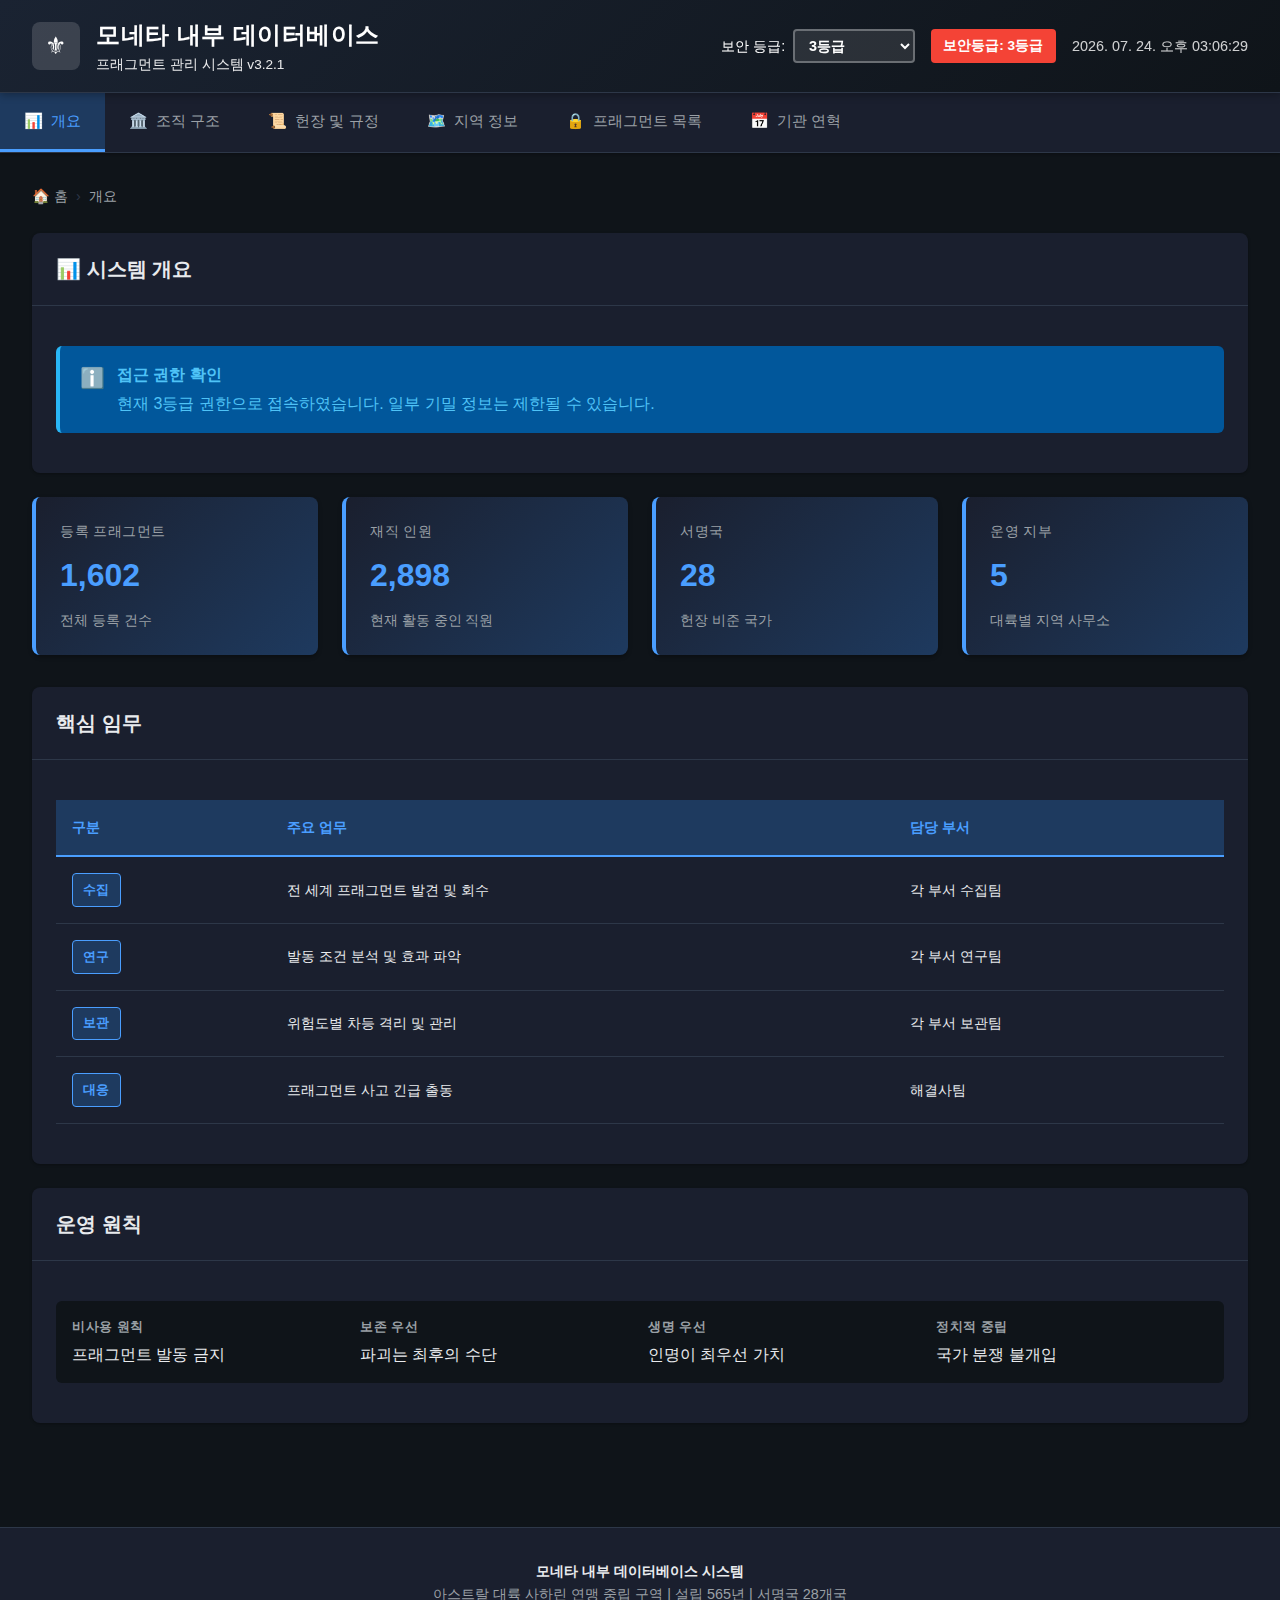
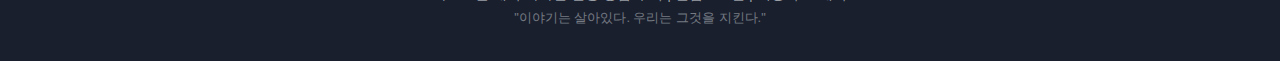
<file: index.html>
<!DOCTYPE html>
<html lang="ko">
<head>
    <meta charset="UTF-8">
    <meta name="viewport" content="width=device-width, initial-scale=1.0">
    <title>모네타 내부 데이터베이스 시스템</title>
    <link rel="stylesheet" href="styles.css">
</head>
<body>
    <header class="header">
        <div class="header-top">
            <div class="logo-section">
                <div class="logo-icon">⚜</div>
                <div>
                    <div class="site-title">모네타 내부 데이터베이스</div>
                    <div class="site-subtitle">프래그먼트 관리 시스템 v3.2.1</div>
                </div>
            </div>
            <div class="user-info">
                <div class="clearance-selector">
                    <label for="clearanceLevel">보안 등급:</label>
                    <select id="clearanceLevel" class="clearance-select">
                        <option value="1">1등급</option>
                        <option value="2">2등급</option>
                        <option value="3" selected>3등급</option>
                        <option value="4">4등급</option>
                        <option value="5">5등급</option>
                        <option value="6">6등급</option>
                        <option value="7">7등급</option>
                        <option value="8">8등급</option>
                        <option value="9">9등급 (최고)</option>
                    </select>
                </div>
                <span class="clearance-badge" id="clearanceBadge">보안등급: 3등급</span>
                <span class="timestamp" id="currentTime"></span>
            </div>
        </div>
    </header>

    <nav class="nav-container">
        <ul class="nav-tabs">
            <li class="nav-tab">
                <a href="#overview" class="nav-link active" onclick="switchSection('overview', event)">
                    <span>📊</span> 개요
                </a>
            </li>
            <li class="nav-tab">
                <a href="#organization" class="nav-link" onclick="switchSection('organization', event)">
                    <span>🏛️</span> 조직 구조
                </a>
            </li>
            <li class="nav-tab">
                <a href="#charter" class="nav-link" onclick="switchSection('charter', event)">
                    <span>📜</span> 헌장 및 규정
                </a>
            </li>
            <li class="nav-tab">
                <a href="#world" class="nav-link" onclick="switchSection('world', event)">
                    <span>🗺️</span> 지역 정보
                </a>
            </li>
            <li class="nav-tab">
                <a href="#fragments" class="nav-link" onclick="switchSection('fragments', event)">
                    <span>🔒</span> 프래그먼트 목록
                </a>
            </li>
            <li class="nav-tab">
                <a href="#timeline" class="nav-link" onclick="switchSection('timeline', event)">
                    <span>📅</span> 기관 연혁
                </a>
            </li>
        </ul>
    </nav>

    <div class="main-container">
        <!-- 브레드크럼 -->
        <div class="breadcrumb">
            <span class="breadcrumb-item">🏠 홈</span>
            <span class="breadcrumb-separator">›</span>
            <span class="breadcrumb-item" id="breadcrumbCurrent">개요</span>
        </div>

        <!-- 개요 섹션 -->
        <section id="overview" class="section active">
            <div class="card">
                <div class="card-header">
                    <h1 class="card-title">📊 시스템 개요</h1>
                </div>
                <div class="card-body">
                    <div class="alert alert-info">
                        <span class="alert-icon">ℹ️</span>
                        <div class="alert-content">
                            <div class="alert-title">접근 권한 확인</div>
                            <span id="overviewClearanceText">현재 3등급 권한으로 접속하였습니다. 일부 기밀 정보는 제한될 수 있습니다.</span>
                        </div>
                    </div>
                </div>
            </div>

            <div class="stats-grid">
                <div class="stat-card">
                    <div class="stat-label">등록 프래그먼트</div>
                    <div class="stat-value" id="fragmentCount">1,847</div>
                    <div class="stat-description">전체 등록 건수</div>
                </div>
                <div class="stat-card">
                    <div class="stat-label">재직 인원</div>
                    <div class="stat-value" id="staffCount">3,200</div>
                    <div class="stat-description">현재 활동 중인 직원</div>
                </div>
                <div class="stat-card">
                    <div class="stat-label">서명국</div>
                    <div class="stat-value">28</div>
                    <div class="stat-description">헌장 비준 국가</div>
                </div>
                <div class="stat-card">
                    <div class="stat-label">운영 지부</div>
                    <div class="stat-value">5</div>
                    <div class="stat-description">대륙별 지역 사무소</div>
                </div>
            </div>

            <div class="card">
                <div class="card-header">
                    <h2 class="card-title">핵심 임무</h2>
                </div>
                <div class="card-body">
                    <div class="table-container">
                        <table>
                            <thead>
                                <tr>
                                    <th>구분</th>
                                    <th>주요 업무</th>
                                    <th>담당 부서</th>
                                </tr>
                            </thead>
                            <tbody>
                                <tr>
                                    <td><span class="badge badge-primary">수집</span></td>
                                    <td>전 세계 프래그먼트 발견 및 회수</td>
                                    <td>각 부서 수집팀</td>
                                </tr>
                                <tr>
                                    <td><span class="badge badge-primary">연구</span></td>
                                    <td>발동 조건 분석 및 효과 파악</td>
                                    <td>각 부서 연구팀</td>
                                </tr>
                                <tr>
                                    <td><span class="badge badge-primary">보관</span></td>
                                    <td>위험도별 차등 격리 및 관리</td>
                                    <td>각 부서 보관팀</td>
                                </tr>
                                <tr>
                                    <td><span class="badge badge-primary">대응</span></td>
                                    <td>프래그먼트 사고 긴급 출동</td>
                                    <td>해결사팀</td>
                                </tr>
                            </tbody>
                        </table>
                    </div>
                </div>
            </div>

            <div class="card">
                <div class="card-header">
                    <h2 class="card-title">운영 원칙</h2>
                </div>
                <div class="card-body">
                    <div class="fragment-info-grid">
                        <div class="info-item">
                            <div class="info-label">비사용 원칙</div>
                            <div class="info-value">프래그먼트 발동 금지</div>
                        </div>
                        <div class="info-item">
                            <div class="info-label">보존 우선</div>
                            <div class="info-value">파괴는 최후의 수단</div>
                        </div>
                        <div class="info-item">
                            <div class="info-label">생명 우선</div>
                            <div class="info-value">인명이 최우선 가치</div>
                        </div>
                        <div class="info-item">
                            <div class="info-label">정치적 중립</div>
                            <div class="info-value">국가 분쟁 불개입</div>
                        </div>
                    </div>
                </div>
            </div>
        </section>

        <!-- 조직 구조 섹션 -->
        <section id="organization" class="section">
            <div class="card">
                <div class="card-header">
                    <h1 class="card-title">🏛️ 조직 구조</h1>
                </div>
                <div class="card-body">
                    <div class="org-chart">
                        <div class="org-level">
                            <div class="org-card level-1">
                                <div class="org-position">기관장</div>
                                <div class="org-name">[이름 미정]</div>
                            </div>
                        </div>
                        
                        <div class="org-connector"></div>
                        
                        <div class="org-level">
                            <div class="org-card level-2">
                                <div class="org-position">부기관장</div>
                                <div class="org-name">세하야</div>
                                <div class="org-note">(책 프랙트)</div>
                            </div>
                        </div>
                        
                        <div class="org-connector"></div>
                        
                        <div class="org-level">
                            <div class="org-card level-3">
                                <div class="org-position">도서관</div>
                                <div class="org-name">밀리아 아미스트라</div>
                            </div>
                            <div class="org-card level-3">
                                <div class="org-position">무훈실</div>
                                <div class="org-name">[이름 미정]</div>
                            </div>
                            <div class="org-card level-3">
                                <div class="org-position">오케스트라</div>
                                <div class="org-name">[이름 미정]</div>
                            </div>
                        </div>
                        
                        <div class="org-level">
                            <div class="org-card level-3">
                                <div class="org-position">미술관</div>
                                <div class="org-name">[이름 미정]</div>
                            </div>
                            <div class="org-card level-3">
                                <div class="org-position">의상실</div>
                                <div class="org-name">[이름 미정]</div>
                            </div>
                            <div class="org-card level-3">
                                <div class="org-position">일상유물관</div>
                                <div class="org-name">[이름 미정]</div>
                            </div>
                        </div>
                    </div>
                </div>
            </div>

            <div class="card">
                <div class="card-header">
                    <h2 class="card-title">부서별 담당 영역</h2>
                </div>
                <div class="card-body">
                    <div class="table-container">
                        <table>
                            <thead>
                                <tr>
                                    <th>부서명</th>
                                    <th>부서 코드</th>
                                    <th>담당 프래그먼트</th>
                                </tr>
                            </thead>
                            <tbody>
                                <tr>
                                    <td><strong>도서관</strong></td>
                                    <td><span class="badge badge-secondary">LIB/LIR</span></td>
                                    <td>서적, 문서, 사진, 편지</td>
                                </tr>
                                <tr>
                                    <td><strong>무훈실</strong></td>
                                    <td><span class="badge badge-secondary">ARS/MOR</span></td>
                                    <td>무기, 방어구, 전쟁 유물</td>
                                </tr>
                                <tr>
                                    <td><strong>오케스트라</strong></td>
                                    <td><span class="badge badge-secondary">ORC</span></td>
                                    <td>악기, 악보, 음악 관련</td>
                                </tr>
                                <tr>
                                    <td><strong>미술관</strong></td>
                                    <td><span class="badge badge-secondary">GAL</span></td>
                                    <td>회화, 조각, 예술작품</td>
                                </tr>
                                <tr>
                                    <td><strong>의상실</strong></td>
                                    <td><span class="badge badge-secondary">WAR</span></td>
                                    <td>의상, 장신구, 직물</td>
                                </tr>
                                <tr>
                                    <td><strong>일상유물관</strong></td>
                                    <td><span class="badge badge-secondary">REP</span></td>
                                    <td>기타 일상용품</td>
                                </tr>
                            </tbody>
                        </table>
                    </div>
                </div>
            </div>

            <div class="card">
                <div class="card-header">
                    <h2 class="card-title">공통 조직</h2>
                </div>
                <div class="card-body">
                    <div class="fragment-info-grid">
                        <div class="info-item">
                            <div class="info-label">사업부</div>
                            <div class="info-value">수익 창출 및 사업 운영</div>
                        </div>
                        <div class="info-item">
                            <div class="info-label">해결사팀</div>
                            <div class="info-value">긴급 사고 대응</div>
                        </div>
                        <div class="info-item">
                            <div class="info-label">복잡도 연구팀</div>
                            <div class="info-value">프래그먼트 상호작용 연구</div>
                        </div>
                        <div class="info-item">
                            <div class="info-label">사무처</div>
                            <div class="info-value">행정, 인사, 재무</div>
                        </div>
                        <div class="info-item">
                            <div class="info-label">대외협력국</div>
                            <div class="info-value">국가 관계 관리</div>
                        </div>
                        <div class="info-item">
                            <div class="info-label">법무팀</div>
                            <div class="info-value">법률 자문 및 분쟁 해결</div>
                        </div>
                    </div>
                </div>
            </div>
        </section>

        <!-- 헌장 및 규정 섹션 -->
        <section id="charter" class="section">
            <div class="card">
                <div class="card-header">
                    <h1 class="card-title">📜 모네타 헌장</h1>
                    <span class="badge badge-danger">기밀 문서</span>
                </div>
                <div class="card-body">
                    <div class="alert alert-warning">
                        <span class="alert-icon">⚠️</span>
                        <div class="alert-content">
                            <div class="alert-title">법적 문서</div>
                            본 헌장은 28개 서명국의 비준을 받은 국제 조약으로, 모든 조항은 법적 구속력을 갖습니다.
                        </div>
                    </div>

                    <h3 style="color: var(--primary); margin-top: 1.5rem;">전문</h3>
                    <p style="line-height: 1.8; margin: 1rem 0; padding: 1rem; background: var(--bg-main); border-radius: 6px;">
                        우리는, 프래그먼트의 무분별한 발현으로 인한 재난을 목도하였으며, 고파 참사가 증명한 바와 같이 개별 국가의 역량만으로는 이야기의 힘을 통제할 수 없음을 인정하고, 인류의 안전과 역사적 유산의 보존이라는 두 가치를 조화시키기 위하여, 프래그먼트의 수집, 연구, 보관 및 관리를 전담하는 모네타 시스템을 국제적으로 인정하고 지원하며 보증한다.
                    </p>
                </div>
            </div>

            <div class="card">
                <div class="card-header">
                    <h2 class="card-title">제1장: 총칙</h2>
                </div>
                <div class="card-body">
                    <h4 style="color: var(--primary); margin-bottom: 0.5rem;">제1조 (기관의 명칭 및 성격)</h4>
                    <p style="margin-bottom: 1rem; line-height: 1.7;">본 기관의 명칭은 "모네타"로 하며, 서명국들의 합의에 기초한 국제 독립기관으로서 특정 국가에 종속되지 아니한다.</p>

                    <h4 style="color: var(--primary); margin: 1rem 0 0.5rem;">제2조 (목적)</h4>
                    <p style="margin-bottom: 1rem; line-height: 1.7;">모네타는 프래그먼트로 인한 인명 피해 및 재난 예방, 프래그먼트의 체계적 수집 및 안전한 보관, 프래그먼트 관련 학술 연구 및 지식 축적, 프래그먼트 사고 발생 시 신속한 대응, 국제 협력 증진을 목적으로 한다.</p>

                    <h4 style="color: var(--primary); margin: 1rem 0 0.5rem;">제3조 (기본 원칙)</h4>
                    <ul style="margin-left: 1.5rem; line-height: 1.8;">
                        <li><strong>비사용 원칙:</strong> 모네타는 프래그먼트를 발동시키지 않는 것을 원칙으로 한다.</li>
                        <li><strong>보존 우선 원칙:</strong> 프래그먼트의 파괴는 최후의 수단으로만 고려한다.</li>
                        <li><strong>생명 우선 원칙:</strong> 인명 보호는 프래그먼트 보존에 우선한다.</li>
                        <li><strong>중립성 원칙:</strong> 모네타는 국가 간 분쟁에 개입하지 않으며, 정치적 중립을 유지한다.</li>
                    </ul>
                </div>
            </div>

            <div class="card">
                <div class="card-header">
                    <h2 class="card-title">제2장: 조직 구조</h2>
                </div>
                <div class="card-body">
                    <h4 style="color: var(--primary); margin-bottom: 0.5rem;">제5조 (최고 지도부)</h4>
                    <p style="margin-bottom: 1rem; line-height: 1.7;">모네타의 최고 책임자는 기관장으로 하며, 부기관장은 기관장을 보좌한다. 기관장 및 부기관장의 교체는 원칙적으로 사망 또는 영구적 직무 수행 불능 시에 한한다.</p>

                    <h4 style="color: var(--primary); margin: 1rem 0 0.5rem;">제6조 (부서 구성)</h4>
                    <p style="margin-bottom: 0.5rem; line-height: 1.7;">모네타는 프래그먼트의 특성에 따라 다음의 전문 부서를 둔다:</p>
                    <ul style="margin-left: 1.5rem; line-height: 1.8;">
                        <li>도서관: 서적, 문서, 사진, 편지</li>
                        <li>무훈실: 무기, 방어구, 전쟁 유물</li>
                        <li>오케스트라: 악기, 악보, 음악 관련 물품</li>
                        <li>미술관: 회화, 조각, 예술 작품</li>
                        <li>의상실: 의상, 장신구, 직물</li>
                        <li>일상유물관: 상기 범주에 속하지 않는 모든 물품</li>
                    </ul>
                </div>
            </div>

            <div class="card">
                <div class="card-header">
                    <h2 class="card-title">제3장: 프래그먼트 관리</h2>
                </div>
                <div class="card-body">
                    <h4 style="color: var(--primary); margin-bottom: 0.5rem;">제14조 (분류 체계)</h4>
                    <p style="margin-bottom: 1rem; line-height: 1.7;">프래그먼트는 위험도와 관리난이도로 이원 분류한다.</p>
                    
                    <div class="table-container">
                        <table>
                            <thead>
                                <tr>
                                    <th>위험도 등급</th>
                                    <th>정의</th>
                                </tr>
                            </thead>
                            <tbody>
                                <tr>
                                    <td><span class="badge badge-safe">안전</span></td>
                                    <td>일상 조건에서 발동하지 않으며, 발동 시 경미한 영향</td>
                                </tr>
                                <tr>
                                    <td><span class="badge badge-caution">주의</span></td>
                                    <td>발동 조건 명확, 발동 시 상해/재산 피해 가능</td>
                                </tr>
                                <tr>
                                    <td><span class="badge badge-hazard">위험</span></td>
                                    <td>불의의 발동 가능, 발동 시 심각한 피해</td>
                                </tr>
                                <tr>
                                    <td><span class="badge badge-catastrophic">재난</span></td>
                                    <td>대규모 인명 피해 또는 불가역적 재난 유발</td>
                                </tr>
                            </tbody>
                        </table>
                    </div>

                    <h4 style="color: var(--primary); margin: 1.5rem 0 0.5rem;">제15조 (접근 권한)</h4>
                    <div class="table-container">
                        <table>
                            <thead>
                                <tr>
                                    <th>등급</th>
                                    <th>권한</th>
                                    <th>대상자</th>
                                </tr>
                            </thead>
                            <tbody>
                                <tr>
                                    <td><strong>1등급</strong></td>
                                    <td>대여 가능</td>
                                    <td>일반인 대여 허용</td>
                                </tr>
                                <tr>
                                    <td><strong>2등급</strong></td>
                                    <td>공개 가능</td>
                                    <td>일반인 관람 허용</td>
                                </tr>
                                <tr>
                                    <td><strong>3등급</strong></td>
                                    <td>직원 사용 가능</td>
                                    <td>업무 목적 사용</td>
                                </tr>
                                <tr>
                                    <td><strong>4등급</strong></td>
                                    <td>직원 공개 가능</td>
                                    <td>열람만 허용</td>
                                </tr>
                                <tr>
                                    <td><strong>5등급</strong></td>
                                    <td>임무 시 사용</td>
                                    <td>해결사팀 한정</td>
                                </tr>
                                <tr>
                                    <td><strong>6등급</strong></td>
                                    <td>부서장 허가 필요</td>
                                    <td>부서장 승인</td>
                                </tr>
                                <tr>
                                    <td><strong>7등급</strong></td>
                                    <td>부기관장 허가 필요</td>
                                    <td>부기관장 승인</td>
                                </tr>
                                <tr>
                                    <td><strong>8등급</strong></td>
                                    <td>기관장 허가 필요</td>
                                    <td>기관장 승인</td>
                                </tr>
                                <tr style="background: #ffebee;">
                                    <td><strong>9등급</strong></td>
                                    <td>사용 불가</td>
                                    <td>보존만 허용</td>
                                </tr>
                            </tbody>
                        </table>
                    </div>
                </div>
            </div>

            <div class="card">
                <div class="card-header">
                    <h2 class="card-title">제4장: 사고 대응</h2>
                </div>
                <div class="card-body">
                    <h4 style="color: var(--primary); margin-bottom: 0.5rem;">제20조 (사고의 정의)</h4>
                    <p style="margin-bottom: 1rem; line-height: 1.7;">"사고"란 프래그먼트가 관련된 예기치 않은 발동, 분실/도난/유출, 불법적 사용, 보관 중 이상 징후를 말한다.</p>

                    <h4 style="color: var(--primary); margin: 1rem 0 0.5rem;">제22조 (해결사팀의 권한)</h4>
                    <p style="line-height: 1.7;">해결사팀은 프래그먼트 사고 현장에서 현장 접근 통제, 프래그먼트 임시 확보, 목격자 진술 청취, 지역 당국 협조 요청, 긴급 시 프래그먼트 발동 또는 파괴 권한을 가진다.</p>
                </div>
            </div>

            <div class="card">
                <div class="card-header">
                    <h2 class="card-title">제7장: 대외 관계</h2>
                </div>
                <div class="card-body">
                    <h4 style="color: var(--primary); margin-bottom: 0.5rem;">제35조 (서명국과의 관계)</h4>
                    <p style="margin-bottom: 1rem; line-height: 1.7;">모네타는 서명국과 프래그먼트 사고 공동 대응, 정보 공유, 법 집행 지원, 프래그먼트 연구 협력 등을 수행한다. 서명국은 모네타 활동에 대한 법적 보호, 필요 시 군사·경찰 협조, 외교적 지원을 제공한다.</p>

                    <h4 style="color: var(--primary); margin: 1rem 0 0.5rem;">제37조 (민간과의 관계)</h4>
                    <p style="line-height: 1.7;">개인이나 단체가 프래그먼트를 소유하는 것은 그 자체로 불법이 아니다. 모네타는 소유자와 자발적 기증 접수, 유상 매입, 보관 위탁 계약, 공동 관리 협정 등의 형태로 협력한다.</p>
                </div>
            </div>
        </section>

        <!-- 지역 정보 섹션 -->
        <section id="world" class="section">
            <div class="card">
                <div class="card-header">
                    <h1 class="card-title">🗺️ 지역 정보</h1>
                </div>
                <div class="card-body">
                    <div id="worldMap" class="world-map-visual"></div>
                </div>
            </div>

            <h2 style="color: var(--primary); margin: 2rem 0 1rem;">대륙별 상세 정보</h2>

            <div class="continent-grid">
                <div class="continent-card">
                    <div class="continent-name">🏔️ 노르덴</div>
                    <div class="continent-info">
                        <div class="info-item">
                            <div class="info-label">기후</div>
                            <div class="info-value">한랭 (극지~냉대)</div>
                        </div>
                        <div class="info-item">
                            <div class="info-label">문화</div>
                            <div class="info-value">전사 문화, 구전 전통</div>
                        </div>
                        <div class="info-item">
                            <div class="info-label">프랙트 특징</div>
                            <div class="info-value">무기/전쟁 관련 다수</div>
                        </div>
                    </div>
                </div>

                <div class="continent-card">
                    <div class="continent-name">⚓ 시벤트</div>
                    <div class="continent-info">
                        <div class="info-item">
                            <div class="info-label">기후</div>
                            <div class="info-value">온대 (사계절 뚜렷)</div>
                        </div>
                        <div class="info-item">
                            <div class="info-label">문화</div>
                            <div class="info-value">상업 발달, 해양 국가</div>
                        </div>
                        <div class="info-item">
                            <div class="info-label">프랙트 특징</div>
                            <div class="info-value">교역품, 계약서 관련</div>
                        </div>
                    </div>
                </div>

                <div class="continent-card headquarters">
                    <div class="continent-name" style="color: var(--danger);">🏜️ 아스트랄 ★</div>
                    <div class="continent-info">
                        <div class="info-item">
                            <div class="info-label">기후</div>
                            <div class="info-value">사막/건조 (중부)</div>
                        </div>
                        <div class="info-item">
                            <div class="info-label">문화</div>
                            <div class="info-value">고대 문명 유적 다수</div>
                        </div>
                        <div class="info-item">
                            <div class="info-label">중요 사건</div>
                            <div class="info-value" style="color: var(--danger); font-weight: 600;">고파 참사 발생지</div>
                        </div>
                        <div class="info-item">
                            <div class="info-label">특이사항</div>
                            <div class="info-value" style="color: var(--primary); font-weight: 600;">모네타 본부 소재</div>
                        </div>
                    </div>
                </div>

                <div class="continent-card">
                    <div class="continent-name">📚 오리엔탈</div>
                    <div class="continent-info">
                        <div class="info-item">
                            <div class="info-label">기후</div>
                            <div class="info-value">아열대~열대 (다습)</div>
                        </div>
                        <div class="info-item">
                            <div class="info-label">문화</div>
                            <div class="info-value">학문 중심, 대도시</div>
                        </div>
                        <div class="info-item">
                            <div class="info-label">프랙트 특징</div>
                            <div class="info-value">서적, 학술 관련 풍부</div>
                        </div>
                    </div>
                </div>

                <div class="continent-card">
                    <div class="continent-name">🌋 오스테라</div>
                    <div class="continent-info">
                        <div class="info-item">
                            <div class="info-label">기후</div>
                            <div class="info-value">다양 (소규모 대륙)</div>
                        </div>
                        <div class="info-item">
                            <div class="info-label">문화</div>
                            <div class="info-value">최근 발견, 미지 영역</div>
                        </div>
                        <div class="info-item">
                            <div class="info-label">프랙트 특징</div>
                            <div class="info-value">토착 신화, 신종 위험</div>
                        </div>
                    </div>
                </div>
            </div>

            <div class="card">
                <div class="card-header">
                    <h2 class="card-title">지부 네트워크</h2>
                </div>
                <div class="card-body">
                    <div class="table-container">
                        <table>
                            <thead>
                                <tr>
                                    <th>지부</th>
                                    <th>위치</th>
                                    <th>설립</th>
                                    <th>직원</th>
                                    <th>상태</th>
                                </tr>
                            </thead>
                            <tbody>
                                <tr style="background: #fff3e0;">
                                    <td><strong>본부</strong></td>
                                    <td>아스트랄 대륙 사하린 연맹</td>
                                    <td>565년</td>
                                    <td>1,200명</td>
                                    <td><span class="badge badge-safe">운영 중</span></td>
                                </tr>
                                <tr>
                                    <td>노르덴 지부</td>
                                    <td>노르덴 대륙</td>
                                    <td>572년</td>
                                    <td>480명</td>
                                    <td><span class="badge badge-safe">운영 중</span></td>
                                </tr>
                                <tr>
                                    <td>시벤트 지부</td>
                                    <td>시벤트 대륙</td>
                                    <td>570년</td>
                                    <td>520명</td>
                                    <td><span class="badge badge-safe">운영 중</span></td>
                                </tr>
                                <tr>
                                    <td>오리엔탈 지부</td>
                                    <td>오리엔탈 대륙</td>
                                    <td>568년</td>
                                    <td>620명</td>
                                    <td><span class="badge badge-safe">운영 중</span></td>
                                </tr>
                                <tr>
                                    <td>오스테라 지부</td>
                                    <td>오스테라 대륙</td>
                                    <td>610년</td>
                                    <td>380명</td>
                                    <td><span class="badge badge-caution">확장 중</span></td>
                                </tr>
                            </tbody>
                        </table>
                    </div>
                </div>
            </div>
        </section>

        <!-- 프래그먼트 목록 섹션 -->
        <section id="fragments" class="section">
            <div class="card">
                <div class="card-header">
                    <h1 class="card-title">🔒 프래그먼트 목록</h1>
                </div>
                <div class="card-body">
                    <div class="alert alert-danger">
                        <span class="alert-icon">🔒</span>
                        <div class="alert-content">
                            <div class="alert-title">기밀 정보</div>
                            <span id="fragmentClearanceText">3등급 권한으로 제한된 정보만 열람 가능합니다.</span>
                        </div>
                    </div>

                    <div class="search-bar">
                        <input type="text" class="search-input" placeholder="프래그먼트 검색..." id="fragmentSearch">
                        <select class="filter-select" id="dangerFilter">
                            <option value="all">전체 위험도</option>
                            <option value="safe">안전</option>
                            <option value="caution">주의</option>
                            <option value="hazard">위험</option>
                            <option value="catastrophic">재난</option>
                        </select>
                        <select class="filter-select" id="managementFilter">
                            <option value="all">전체 관리등급</option>
                            <option value="1">1등급</option>
                            <option value="2">2등급</option>
                            <option value="3">3등급</option>
                            <option value="4">4등급</option>
                            <option value="5">5등급</option>
                        </select>
                        <select class="filter-select" id="accessFilter">
                            <option value="all">전체 접근권한</option>
                            <option value="1">1등급</option>
                            <option value="2">2등급</option>
                            <option value="3">3등급</option>
                            <option value="4">4등급</option>
                            <option value="5">5등급</option>
                            <option value="6">6등급</option>
                            <option value="7">7등급</option>
                            <option value="8">8등급</option>
                            <option value="9">9등급</option>
                        </select>
                        <select class="filter-select" id="deptFilter">
                            <option value="all">전체 부서</option>
                            <option value="lib">도서관</option>
                            <option value="ars">무훈실</option>
                            <option value="orc">오케스트라</option>
                            <option value="gal">미술관</option>
                            <option value="war">의상실</option>
                            <option value="rep">일상유물관</option>
                        </select>
                    </div>
                    <div id="fragmentCount" class="text-muted" style="margin-top: 0.5rem;"></div>
                </div>
            </div>

            <div id="fragmentsContainer"></div>

            <div id="restrictedMessage" class="card" style="display: none;">
                <div class="card-body">
                    <div class="alert alert-warning">
                        <span class="alert-icon">🔒</span>
                        <div class="alert-content">
                            <div class="alert-title">접근 권한 부족</div>
                            일부 프래그먼트는 현재 보안 등급으로 열람할 수 없습니다. 상위 권한이 필요합니다.
                        </div>
                    </div>
                </div>
            </div>
        </section>

        <!-- 기관 연혁 섹션 -->
        <section id="timeline" class="section">
            <div class="card">
                <div class="card-header">
                    <h1 class="card-title">📅 모네타 기관 연혁</h1>
                </div>
            </div>

            <div class="timeline" id="timelineContainer"></div>
        </section>
    </div>

    <footer style="background: var(--bg-card); padding: 2rem; text-align: center; margin-top: 3rem; border-top: 1px solid var(--border);">
        <p style="color: var(--text-secondary); font-size: 0.9rem;">
            <strong style="color: var(--text-primary);">모네타 내부 데이터베이스 시스템</strong><br>
            아스트랄 대륙 사하린 연맹 중립 구역 | 설립 565년 | 서명국 28개국<br>
            <span style="font-size: 0.8rem; opacity: 0.7;">
                "이야기는 살아있다. 우리는 그것을 지킨다."
            </span>
        </p>
    </footer>

    <script src="data.js"></script>
    <script src="script.js"></script>
</body>
</html>
</file>
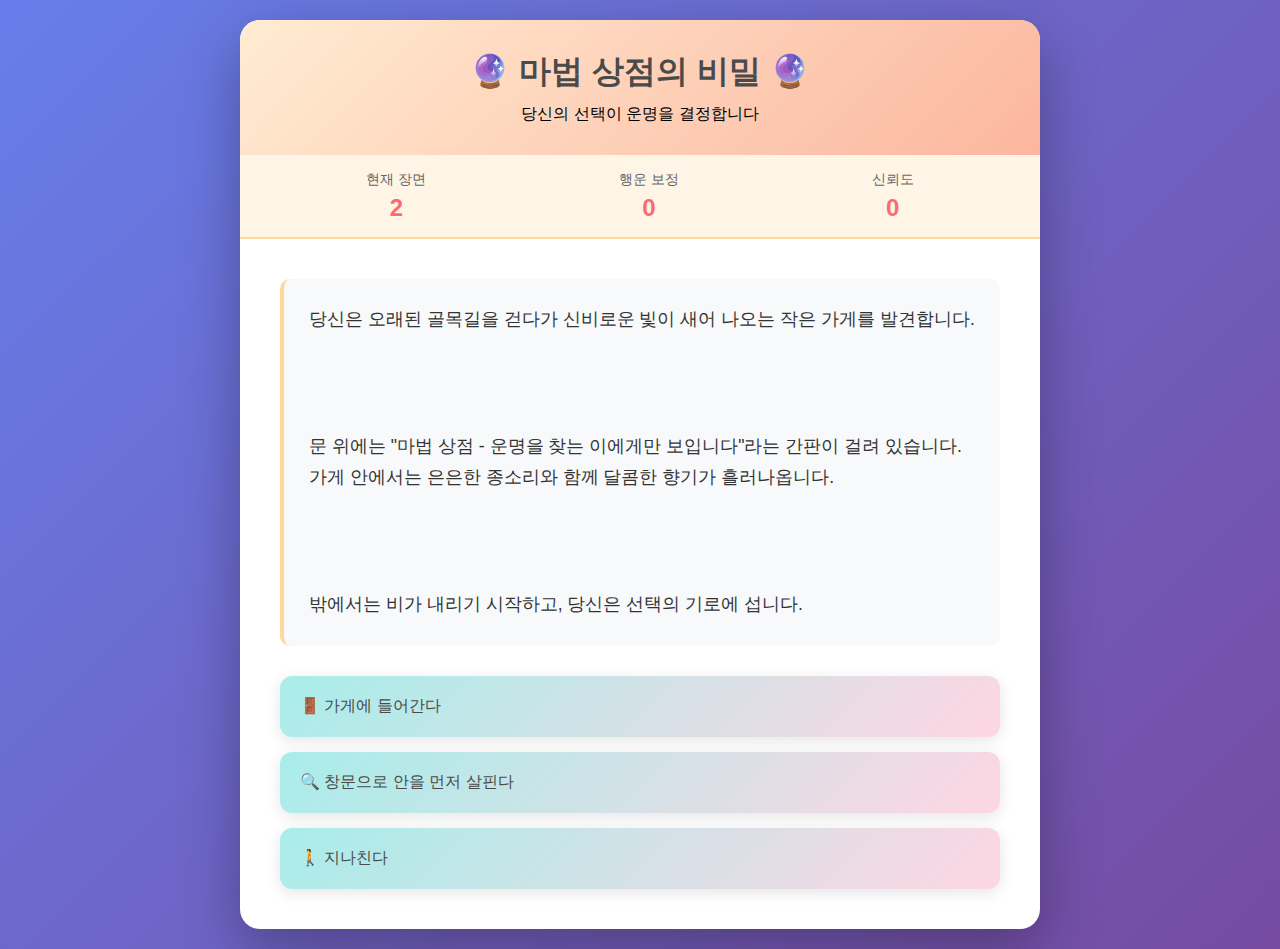
<file: dice-adventure-game.html>
<!DOCTYPE html>
<html lang="ko">
<head>
    <meta charset="UTF-8">
    <meta name="viewport" content="width=device-width, initial-scale=1.0">
    <title>마법 상점의 비밀 - 주사위 어드벤처</title>
    <style>
        * {
            margin: 0;
            padding: 0;
            box-sizing: border-box;
        }

        body {
            font-family: 'Segoe UI', Tahoma, Geneva, Verdana, sans-serif;
            background: linear-gradient(135deg, #667eea 0%, #764ba2 100%);
            min-height: 100vh;
            display: flex;
            justify-content: center;
            align-items: center;
            padding: 20px;
        }

        .game-container {
            background: white;
            border-radius: 20px;
            box-shadow: 0 20px 60px rgba(0, 0, 0, 0.3);
            max-width: 800px;
            width: 100%;
            overflow: hidden;
        }

        .header {
            background: linear-gradient(135deg, #ffecd2 0%, #fcb69f 100%);
            padding: 30px;
            text-align: center;
        }

        .header h1 {
            color: #4a4a4a;
            font-size: 2em;
            margin-bottom: 10px;
        }

        .stats-bar {
            background: #fff5e6;
            padding: 15px 30px;
            display: flex;
            justify-content: space-around;
            border-bottom: 2px solid #ffd89b;
        }

        .stat {
            text-align: center;
        }

        .stat-label {
            font-size: 0.9em;
            color: #666;
            margin-bottom: 5px;
        }

        .stat-value {
            font-size: 1.5em;
            font-weight: bold;
            color: #ff6b6b;
        }

        .content {
            padding: 40px;
        }

        .story-text {
            font-size: 1.1em;
            line-height: 1.8;
            color: #333;
            margin-bottom: 30px;
            background: #f8f9fa;
            padding: 25px;
            border-radius: 10px;
            border-left: 4px solid #ffd89b;
        }

        .choices {
            display: flex;
            flex-direction: column;
            gap: 15px;
        }

        .choice-btn {
            background: linear-gradient(135deg, #a8edea 0%, #fed6e3 100%);
            border: none;
            padding: 20px;
            border-radius: 12px;
            font-size: 1em;
            cursor: pointer;
            transition: all 0.3s;
            text-align: left;
            color: #4a4a4a;
            font-weight: 500;
            box-shadow: 0 4px 15px rgba(0, 0, 0, 0.1);
        }

        .choice-btn:hover {
            transform: translateY(-3px);
            box-shadow: 0 6px 20px rgba(0, 0, 0, 0.15);
        }

        .choice-btn.dice-choice {
            background: linear-gradient(135deg, #ffecd2 0%, #fcb69f 100%);
            position: relative;
            padding-right: 60px;
        }

        .choice-btn.dice-choice::after {
            content: '🎲';
            position: absolute;
            right: 20px;
            top: 50%;
            transform: translateY(-50%);
            font-size: 1.5em;
        }

        .dice-container {
            text-align: center;
            padding: 30px;
            background: linear-gradient(135deg, #ffecd2 0%, #fcb69f 100%);
            border-radius: 12px;
            margin-bottom: 20px;
        }

        .dice {
            font-size: 5em;
            margin: 20px 0;
            display: inline-block;
            animation: roll 0.5s ease-in-out;
        }

        @keyframes roll {
            0%, 100% { transform: rotate(0deg); }
            25% { transform: rotate(90deg); }
            50% { transform: rotate(180deg); }
            75% { transform: rotate(270deg); }
        }

        .dice-info {
            font-size: 1.1em;
            color: #4a4a4a;
            margin: 10px 0;
        }

        .dice-result {
            font-size: 1.3em;
            font-weight: bold;
            margin-top: 15px;
            padding: 15px;
            border-radius: 8px;
            background: white;
        }

        .dice-result.success {
            color: #51cf66;
            border: 3px solid #51cf66;
        }

        .dice-result.failure {
            color: #ff6b6b;
            border: 3px solid #ff6b6b;
        }

        .roll-btn {
            background: linear-gradient(135deg, #667eea 0%, #764ba2 100%);
            color: white;
            border: none;
            padding: 15px 40px;
            border-radius: 25px;
            font-size: 1.1em;
            cursor: pointer;
            margin-top: 20px;
            transition: all 0.3s;
            box-shadow: 0 4px 15px rgba(0, 0, 0, 0.2);
        }

        .roll-btn:hover {
            transform: scale(1.05);
        }

        .continue-btn {
            background: linear-gradient(135deg, #84fab0 0%, #8fd3f4 100%);
            color: #4a4a4a;
            border: none;
            padding: 15px 40px;
            border-radius: 25px;
            font-size: 1.1em;
            cursor: pointer;
            margin-top: 20px;
            transition: all 0.3s;
            box-shadow: 0 4px 15px rgba(0, 0, 0, 0.1);
        }

        .continue-btn:hover {
            transform: scale(1.05);
        }

        .ending {
            text-align: center;
            padding: 40px;
        }

        .ending-title {
            font-size: 2em;
            color: #667eea;
            margin-bottom: 20px;
        }

        .ending-text {
            font-size: 1.2em;
            line-height: 1.8;
            color: #4a4a4a;
            margin-bottom: 30px;
        }

        .restart-btn {
            background: linear-gradient(135deg, #fa709a 0%, #fee140 100%);
            color: white;
            border: none;
            padding: 15px 40px;
            border-radius: 25px;
            font-size: 1.1em;
            cursor: pointer;
            transition: all 0.3s;
            box-shadow: 0 4px 15px rgba(0, 0, 0, 0.2);
        }

        .restart-btn:hover {
            transform: scale(1.05);
        }

        .modifier-badge {
            display: inline-block;
            background: #51cf66;
            color: white;
            padding: 5px 15px;
            border-radius: 20px;
            font-size: 0.9em;
            margin: 10px 5px;
        }

        .modifier-badge.negative {
            background: #ff6b6b;
        }

        @media (max-width: 600px) {
            .header h1 {
                font-size: 1.5em;
            }
            
            .content {
                padding: 20px;
            }
            
            .stats-bar {
                flex-direction: column;
                gap: 10px;
            }
        }
    </style>
</head>
<body>
    <div class="game-container">
        <div class="header">
            <h1>🔮 마법 상점의 비밀 🔮</h1>
            <p>당신의 선택이 운명을 결정합니다</p>
        </div>
        
        <div class="stats-bar">
            <div class="stat">
                <div class="stat-label">현재 장면</div>
                <div class="stat-value" id="scene-number">1</div>
            </div>
            <div class="stat">
                <div class="stat-label">행운 보정</div>
                <div class="stat-value" id="luck-modifier">0</div>
            </div>
            <div class="stat">
                <div class="stat-label">신뢰도</div>
                <div class="stat-value" id="trust-level">0</div>
            </div>
        </div>
        
        <div class="content" id="game-content">
            <!-- 게임 콘텐츠가 여기에 동적으로 로드됩니다 -->
        </div>
    </div>

    <script>
        // 게임 상태 관리
        const gameState = {
            currentScene: 'start',
            luckModifier: 0,
            trustLevel: 0,
            sceneNumber: 1,
            hasKey: false,
            knowsSecret: false,
            helpedOldWoman: false
        };

        // 시나리오 데이터
        const scenarios = {
            start: {
                text: `당신은 오래된 골목길을 걷다가 신비로운 빛이 새어 나오는 작은 가게를 발견합니다. 
                
문 위에는 "마법 상점 - 운명을 찾는 이에게만 보입니다"라는 간판이 걸려 있습니다. 가게 안에서는 은은한 종소리와 함께 달콤한 향기가 흘러나옵니다.

밖에서는 비가 내리기 시작하고, 당신은 선택의 기로에 섭니다.`,
                choices: [
                    { text: '🚪 가게에 들어간다', next: 'enterShop' },
                    { text: '🔍 창문으로 안을 먼저 살핀다', next: 'peekWindow' },
                    { text: '🚶 지나친다', next: 'walkAway' }
                ]
            },

            peekWindow: {
                text: `창문으로 안을 들여다보니, 수많은 신비로운 물건들로 가득 찬 가게가 보입니다. 
                
선반에는 빛나는 수정구슬들, 오래된 책들, 그리고 정체를 알 수 없는 물약병들이 놓여 있습니다. 가게 안쪽에서 노파가 당신을 향해 미소를 짓고 손짓으로 들어오라고 합니다.

신중함이 당신의 행운을 높였습니다!`,
                effects: { luckModifier: 1 },
                choices: [
                    { text: '🚪 이제 안심하고 들어간다', next: 'enterShop' },
                    { text: '👋 미소로 답하고 떠난다', next: 'walkAway' }
                ]
            },

            walkAway: {
                text: `당신은 수상한 가게를 지나쳐 걷기로 결정합니다. 
                
몇 걸음 가지 않아 비가 폭우로 변하고, 당신은 흠뻑 젖게 됩니다. 집으로 돌아가는 길에 문득 가게의 모습이 머릿속에서 지워지지 않습니다. 

다음 날, 같은 골목을 지나갔지만 그 가게는 흔적도 없이 사라져 있었습니다.`,
                ending: 'ordinary',
                endingTitle: '평범한 결말',
                endingText: `당신은 신비로운 경험을 할 기회를 놓쳤습니다. 하지만 때로는 알지 못하는 것이 축복일 수도 있습니다. 평범한 일상으로 돌아간 당신은 그 날의 일을 이상한 꿈처럼 기억하게 됩니다.`
            },

            enterShop: {
                text: `종소리와 함께 문을 열고 들어서자, 가게 안은 겉보기보다 훨씬 넓습니다. 
                
수정구슬들이 은은한 빛을 내며 방을 밝히고 있고, 공기 중에는 라벤더와 샌달우드 향이 감돕니다. 카운터 뒤에서 은빛 머리의 노파가 당신을 바라보며 말합니다.

"어서 오세요, 기다리고 있었답니다. 당신은 선택받은 이군요."`,
                choices: [
                    { text: '💬 "무슨 말씀이신가요?" 정중하게 묻는다', next: 'politeQuestion' },
                    { text: '🎯 "저는 그냥 우연히 지나가다가..." 솔직하게 말한다', next: 'honestAnswer' },
                    { text: '🛍️ "물건을 사러 왔습니다" 단도직입적으로 말한다', next: 'directApproach' }
                ]
            },

            politeQuestion: {
                text: `노파는 만족스러운 미소를 지으며 대답합니다.

"예의 바른 손님이군요. 이 가게는 진정으로 필요한 이들에게만 보입니다. 당신 안에는 특별한 운명이 있어요."

그녀는 선반에서 작은 보석함을 꺼내 보여줍니다. "이 안에는 당신의 미래를 바꿀 물건이 있습니다. 하지만 그것을 얻기 위해서는 시험을 통과해야 해요."`,
                effects: { trustLevel: 1 },
                choices: [
                    { text: '✨ "무슨 시험인가요?" 호기심을 보인다', next: 'acceptTest' },
                    { text: '🤔 "먼저 그 물건이 무엇인지 알 수 있을까요?" 신중하게 묻는다', next: 'askAboutItem' }
                ]
            },

            honestAnswer: {
                text: `노파가 부드럽게 웃습니다.

"솔직함은 훌륭한 자질이에요. 우연 같은 것은 없답니다. 모든 만남에는 이유가 있지요."

그녀는 차를 따르며 계속 말합니다. "당신에게는 선택의 기로가 다가오고 있어요. 여기서 얻게 될 것이 당신을 도울 수 있습니다."`,
                effects: { trustLevel: 1, luckModifier: 1 },
                choices: [
                    { text: '☕ 차를 받아 마신다', next: 'drinkTea' },
                    { text: '📚 선반의 책들을 둘러본다', next: 'lookAtBooks' }
                ]
            },

            directApproach: {
                text: `노파의 표정이 약간 굳어집니다.

"그렇군요... 하지만 이곳은 일반적인 상점이 아닙니다. 여기서는 돈으로 살 수 없는 것들을 다룹니다."

분위기가 다소 차가워진 것을 느낍니다. 그녀는 당신을 평가하는 듯한 눈빛으로 바라봅니다.`,
                effects: { trustLevel: -1 },
                choices: [
                    { text: '🙏 "죄송합니다. 제가 무례했네요" 사과한다', next: 'apologize' },
                    { text: '💰 "그렇다면 무엇을 원하시나요?" 직접적으로 묻는다', next: 'askPrice' }
                ]
            },

            acceptTest: {
                text: `"좋아요," 노파가 고개를 끄덕입니다. "시험은 간단합니다. 세 개의 문이 있는 방으로 안내할게요. 하나를 선택해야 합니다."

그녀가 손을 휘두르자 가게 뒤쪽에 숨겨진 문이 나타납니다. 문 너머로 희미한 빛이 보입니다.

"각 문 뒤에는 다른 시험이 기다리고 있어요. 당신의 직감을 믿으세요."`,
                choices: [
                    { text: '🔵 파란 빛이 새어 나오는 왼쪽 문', next: 'blueDoor' },
                    { text: '🟡 황금빛이 감도는 가운데 문', next: 'goldenDoor' },
                    { text: '🔴 붉은 기운이 느껴지는 오른쪽 문', next: 'redDoor' }
                ]
            },

            askAboutItem: {
                text: `노파가 신중한 표정으로 말합니다.

"현명한 질문이에요. 보석함 안에는 '운명의 나침반'이 들어있습니다. 이것은 당신이 중요한 선택을 해야 할 때, 가장 좋은 길을 가리켜 줍니다."

그녀는 잠시 멈춘 후 덧붙입니다. "하지만 이것은 공짜로 주어지지 않습니다. 당신의 용기를 증명해야 해요."`,
                effects: { knowsSecret: true },
                choices: [
                    { text: '💪 "시험을 받겠습니다" 결연하게 말한다', next: 'acceptTest' },
                    { text: '🤝 "다른 방법은 없나요?" 대안을 찾는다', next: 'seekAlternative' }
                ]
            },

            drinkTea: {
                text: `차를 마시자 따뜻함이 온몸에 퍼집니다. 맛은 예상과 달리 꿀과 민트 향이 조화롭게 어우러져 있습니다.

"이 차는 '명료의 차'라고 불립니다," 노파가 설명합니다. "당신의 직감을 날카롭게 해줄 거예요."

갑자기 가게 안의 모든 것이 더 선명하게 보이기 시작합니다. 각 물건들이 미세하게 빛나고 있습니다.`,
                effects: { luckModifier: 2 },
                choices: [
                    { text: '✨ 가장 밝게 빛나는 수정구슬을 가리킨다', next: 'pointCrystal' },
                    { text: '📖 오래된 책 한 권이 당신을 부르는 듯하다', next: 'touchBook' }
                ]
            },

            lookAtBooks: {
                text: `책장으로 다가가자, 오래된 가죽으로 제본된 책들이 가득합니다. 하나의 책이 유독 당신의 시선을 끕니다.

책등에는 "운명을 읽는 자들을 위한 안내서"라고 적혀 있습니다. 책을 펼치자 금빛 글씨로 글자들이 나타나기 시작합니다.

"독자여, 당신은 선택의 순간에 서 있습니다..."`,
                effects: { knowsSecret: true, luckModifier: 1 },
                choices: [
                    { text: '📚 책을 계속 읽는다', next: 'readBook' },
                    { text: '👵 노파에게 이 책에 대해 묻는다', next: 'askAboutBook' }
                ]
            },

            blueDoor: {
                text: `파란 문을 열자 작은 방이 나타납니다. 방 한가운데 크리스탈 탁자 위에 빛나는 주사위가 놓여 있습니다.

벽에 글자가 새겨져 있습니다: "지혜의 시험 - 주사위를 굴려 4 이상이 나오면 통과합니다. 당신의 선택이 쌓아온 운이 함께할 것입니다."

주사위가 은은하게 푸른 빛을 발하고 있습니다.`,
                diceRoll: {
                    target: 4,
                    success: 'blueDoorSuccess',
                    failure: 'blueDoorFailure',
                    description: '지혜의 시험'
                }
            },

            blueDoorSuccess: {
                text: `주사위가 멈추고 ${gameState.lastRoll}이 나왔습니다! 푸른 빛이 강렬해지며 방 전체를 감쌉니다.

"훌륭합니다!" 노파의 목소리가 들립니다. "지혜로운 선택과 행운이 함께했군요."

보석함이 천천히 열리며 아름다운 나침반이 모습을 드러냅니다. 바늘은 황금빛으로 빛나며 천천히 회전합니다.`,
                ending: 'wisdom',
                endingTitle: '지혜의 승리',
                endingText: `당신은 운명의 나침반을 손에 넣었습니다. 이제 당신의 인생에서 중요한 결정을 내릴 때마다 나침반이 최선의 길을 가리켜 줄 것입니다. 당신의 지혜와 신중함이 가져온 보상입니다.`
            },

            blueDoorFailure: {
                text: `주사위가 ${gameState.lastRoll}을 가리키며 멈춥니다. 푸른 빛이 점차 사라집니다.

"아쉽군요," 노파가 나타나 말합니다. "하지만 실패도 배움의 한 형태입니다."

그녀는 작은 크리스탈 조각을 건넵니다. "이것은 작은 선물입니다. 언젠가 당신에게 도움이 될 거예요."`,
                ending: 'learning',
                endingTitle: '배움의 길',
                endingText: `비록 시험에는 실패했지만, 당신은 귀중한 경험을 얻었습니다. 노파가 준 크리스탈은 위험의 순간에 따뜻하게 빛나며 당신을 보호해줄 것입니다. 모든 실패는 다음 성공의 밑거름이 됩니다.`
            },

            goldenDoor: {
                text: `황금 문을 열자 찬란한 빛이 쏟아져 나옵니다. 방 안에는 황금 저울이 놓여 있고, 한쪽에는 깃털이, 다른 쪽에는 주사위가 올려져 있습니다.

"균형의 시험입니다," 노파의 목소리가 울립니다. "주사위를 굴려 5 이상이 나오면 저울의 균형이 맞춰집니다."

이것은 더 어려운 도전이지만, 당신의 행운 보정이 도움이 될 것입니다.`,
                diceRoll: {
                    target: 5,
                    success: 'goldenDoorSuccess',
                    failure: 'goldenDoorFailure',
                    description: '균형의 시험'
                }
            },

            goldenDoorSuccess: {
                text: `${gameState.lastRoll}! 주사위가 완벽한 숫자를 보여줍니다. 저울이 균형을 이루며 황금빛이 폭발합니다.

방 전체가 빛으로 가득 차고, 당신 앞에 세 개의 물건이 나타납니다: 운명의 나침반, 투명한 수정구슬, 그리고 빛나는 열쇠.

"완벽한 균형을 이루었군요," 노파가 미소 짓습니다. "당신은 세 가지 모두를 가질 자격이 있습니다."`,
                ending: 'perfect',
                endingTitle: '완벽한 균형',
                endingText: `당신은 최고의 보상을 얻었습니다. 운명의 나침반은 미래를 안내하고, 수정구슬은 진실을 보여주며, 황금 열쇠는 모든 닫힌 문을 열어줄 것입니다. 당신의 균형 잡힌 접근과 행운이 완벽한 결말을 만들어냈습니다.`
            },

            goldenDoorFailure: {
                text: `주사위는 ${gameState.lastRoll}을 보여줍니다. 저울이 기울며 황금빛이 희미해집니다.

"균형을 이루지 못했군요," 노파가 나타납니다. "하지만 당신의 도전은 가치가 있었습니다."

그녀는 작은 황금 부적을 건넵니다. "이것은 당신을 작은 불운으로부터 보호해줄 거예요."`,
                ending: 'protection',
                endingTitle: '보호의 부적',
                endingText: `시험에는 실패했지만, 당신의 용기는 인정받았습니다. 황금 부적은 당신의 인생에서 작지만 의미 있는 순간들을 보호해줄 것입니다. 때로는 작은 보호가 큰 행운보다 중요할 수 있습니다.`
            },

            redDoor: {
                text: `붉은 문을 열자 열기가 느껴집니다. 방 안은 붉은 벨벳으로 장식되어 있고, 중앙에 불타는 듯한 주사위가 놓여 있습니다.

"용기의 시험입니다," 벽의 글씨가 빛납니다. "주사위를 굴려 3 이상이 나오면 통과합니다. 이것은 가장 쉬운 도전이지만, 보상도 그에 맞습니다."

주사위가 붉게 맥동하고 있습니다.`,
                diceRoll: {
                    target: 3,
                    success: 'redDoorSuccess',
                    failure: 'redDoorFailure',
                    description: '용기의 시험'
                }
            },

            redDoorSuccess: {
                text: `주사위가 ${gameState.lastRoll}을 보여줍니다! 붉은 불꽃이 춤추며 방을 가득 채웁니다.

"용감한 선택이었습니다," 노파가 나타나 박수를 칩니다.

작은 루비가 박힌 목걸이가 당신에게 주어집니다. "이것은 용기의 목걸이입니다. 두려운 순간에 당신에게 힘을 줄 거예요."`,
                ending: 'courage',
                endingTitle: '용기의 보상',
                endingText: `당신은 용기의 목걸이를 얻었습니다. 이 목걸이는 당신이 두려움에 직면할 때마다 따뜻한 힘을 불어넣어 줄 것입니다. 때로는 가장 단순한 용기가 가장 큰 변화를 만들어냅니다.`
            },

            redDoorFailure: {
                text: `주사위가 ${gameState.lastRoll}에 멈춥니다. 붉은 빛이 사라지며 방이 어두워집니다.

노파가 안타까운 표정으로 나타납니다. "아쉽습니다. 하지만 도전한 용기는 인정받아야 합니다."

그녀는 작은 붉은 깃털을 건넵니다. "작은 선물입니다. 기억으로 간직하세요."`,
                ending: 'memory',
                endingTitle: '추억의 깃털',
                endingText: `비록 원하던 것을 얻지는 못했지만, 당신은 특별한 경험을 했습니다. 붉은 깃털은 당신에게 이 날의 모험을 상기시켜 줄 것이며, 언젠가 그 경험이 예상치 못한 곳에서 도움이 될지도 모릅니다.`
            },

            apologize: {
                text: `당신의 진심 어린 사과에 노파의 표정이 부드러워집니다.

"사과할 줄 아는 것도 훌륭한 자질입니다. 다시 시작해볼까요?"

그녀는 따뜻한 미소와 함께 차를 내립니다. 분위기가 다시 편안해집니다.`,
                effects: { trustLevel: 0, luckModifier: 1 },
                choices: [
                    { text: '☕ 감사히 차를 받는다', next: 'drinkTea' },
                    { text: '💬 "이 가게에 대해 더 알고 싶습니다" 물어본다', next: 'askAboutShop' }
                ]
            },

            askAboutShop: {
                text: `노파가 주변을 둘러보며 이야기를 시작합니다.

"이 가게는 수백 년 동안 이곳에 있었답니다. 하지만 필요한 사람들에게만 모습을 드러내지요. 여기 있는 모든 물건들은 특별한 힘을 가지고 있어요."

그녀는 당신을 바라보며 말합니다. "당신도 특별한 순간을 위해 이곳에 온 것입니다."`,
                choices: [
                    { text: '🎯 "저는 무엇을 해야 하나요?" 묻는다', next: 'acceptTest' },
                    { text: '📚 선반의 물건들을 더 자세히 살펴본다', next: 'lookAtBooks' }
                ]
            },

            readBook: {
                text: `책을 읽어 내려가자 당신의 과거와 현재가 글자로 나타납니다. 그리고 미래의 갈림길이 보입니다.

마지막 페이지에 도달하자 글씨가 나타납니다: "진실을 아는 자는 시험을 통과할 확률이 높아진다."

책이 따뜻한 빛을 내며 당신의 손에서 사라집니다. 그 지식이 당신 안에 남아있습니다.`,
                effects: { luckModifier: 2, knowsSecret: true },
                choices: [
                    { text: '💫 이제 시험을 받을 준비가 되었다', next: 'acceptTest' }
                ]
            },

            askAboutBook: {
                text: `"아," 노파가 놀란 표정을 짓습니다. "그 책을 발견했군요. 그것은 '운명의 기록'이라고 불립니다."

"그 책은 독자의 과거와 미래를 보여줍니다. 하지만 미래는 당신의 선택에 따라 변할 수 있지요."

그녀는 진지한 표정으로 덧붙입니다. "책을 읽으면 시험에서 유리해질 거예요."`,
                choices: [
                    { text: '📖 책을 읽기로 한다', next: 'readBook' },
                    { text: '🚫 책을 읽지 않고 시험에 도전한다', next: 'acceptTest' }
                ]
            },

            seekAlternative: {
                text: `노파가 생각에 잠긴 표정을 짓습니다.

"음... 다른 방법이 있긴 합니다. 가게 일을 도와주시면 나침반을 드릴 수 있어요."

창밖을 가리키며 말합니다. "밖에 어려움에 처한 노인이 보이시나요? 그분을 도와주고 오신다면 시험 없이 보상을 드리겠습니다."`,
                choices: [
                    { text: '🤝 밖으로 나가 노인을 돕는다', next: 'helpOldMan' },
                    { text: '⚡ "시험이 더 빠를 것 같습니다" 시험을 선택한다', next: 'acceptTest' }
                ]
            },

            helpOldMan: {
                text: `밖으로 나가니 비 속에서 무거운 짐을 들고 있는 노인이 보입니다. 당신은 주저 없이 다가가 짐을 들어드립니다.

"감사합니다, 젊은이," 노인이 미소 짓습니다. "당신 같은 친절한 사람은 오랜만이에요."

짐을 옮겨드리고 가게로 돌아오자 노파가 환한 미소로 맞이합니다.`,
                effects: { helpedOldWoman: true, trustLevel: 2 },
                choices: [
                    { text: '✨ 가게로 들어간다', next: 'rewardForKindness' }
                ]
            },

            rewardForKindness: {
                text: `"당신의 친절함을 봤습니다," 노파가 말합니다. "진정한 마음씨를 가진 사람이군요."

그녀는 보석함을 열고 운명의 나침반을 꺼냅니다. "이것은 당신의 것입니다. 시험이 필요 없어요."

나침반이 당신 손에서 따뜻하게 빛납니다.`,
                ending: 'kindness',
                endingTitle: '친절의 보상',
                endingText: `당신의 순수한 친절함이 가장 큰 보상을 가져왔습니다. 운명의 나침반은 이제 당신의 선한 마음과 조화를 이루며, 더욱 강력한 안내자가 될 것입니다. 진정한 마법은 타인을 돕는 마음에서 비롯됩니다.`
            },

            touchBook: {
                text: `책에 손을 대는 순간, 따뜻한 에너지가 당신에게 흘러들어옵니다. 책장이 저절로 펼쳐지며 빛나는 글자들이 나타납니다.

"선택받은 자여, 당신의 길은 밝습니다. 지혜와 용기를 가지고 나아가세요."

책이 빛으로 변하며 당신의 몸속으로 스며듭니다.`,
                effects: { luckModifier: 2, knowsSecret: true },
                choices: [
                    { text: '💫 "무슨 일이 일어난 건가요?" 노파에게 묻는다', next: 'explainMagic' }
                ]
            },

            explainMagic: {
                text: `"당신은 '지식의 책'과 연결되었습니다," 노파가 설명합니다. "이제 당신은 중요한 순간에 올바른 직감을 느낄 수 있을 거예요."

"이것은 매우 드문 일입니다. 책이 스스로 주인을 선택한 거예요."

그녀는 감동한 표정으로 말합니다. "당신에게 시험은 필요 없을 것 같군요."`,
                effects: { trustLevel: 2 },
                choices: [
                    { text: '🎁 보상을 받는다', next: 'specialReward' }
                ]
            },

            specialReward: {
                text: `노파가 특별한 상자를 꺼냅니다. 안에는 운명의 나침반과 함께 빛나는 수정구슬이 들어있습니다.

"책이 당신을 선택했으니, 두 가지 보물을 모두 드리겠습니다," 그녀가 말합니다. "나침반은 길을 안내하고, 수정구슬은 진실을 보여줄 거예요."

두 물건이 당신의 손에서 조화롭게 빛납니다.`,
                ending: 'chosen',
                endingTitle: '선택받은 자',
                endingText: `당신은 지식의 책에 의해 선택받았습니다. 운명의 나침반과 진실의 수정구슬, 두 가지 강력한 유물을 손에 넣었습니다. 당신의 앞길에는 위대한 운명이 기다리고 있으며, 이 도구들이 당신을 인도할 것입니다.`
            },

            pointCrystal: {
                text: `당신이 가장 밝게 빛나는 수정구슬을 가리키자, 노파가 놀란 표정을 짓습니다.

"명료의 차가 효과를 발휘했군요. 당신이 가리킨 것은 '진실의 수정'입니다. 이것은 가게에서 가장 가치 있는 물건 중 하나예요."

그녀는 수정을 꺼내 당신에게 건넵니다. "이 정도 직감을 가진 당신이라면, 다른 시험 없이 이것을 드려도 될 것 같군요."`,
                effects: { trustLevel: 2 },
                ending: 'intuition',
                endingTitle: '직감의 승리',
                endingText: `당신의 날카로운 직감이 최고의 보물을 찾아냈습니다. 진실의 수정은 거짓과 진실을 구별할 수 있게 해주며, 당신의 결정을 더욱 명확하게 만들어 줄 것입니다. 직감은 때로 모든 시험보다 강력합니다.`
            },

            askPrice: {
                text: `노파의 눈빛이 차갑게 변합니다.

"당신은 여전히 이해하지 못하는군요. 이곳에서 거래되는 것은 돈이 아닙니다. 진심, 용기, 그리고 운명입니다."

그녀는 한숨을 쉬며 말합니다. "아마 당신은 아직 준비가 되지 않은 것 같군요."`,
                effects: { trustLevel: -2 },
                ending: 'unprepared',
                endingTitle: '준비되지 않은 마음',
                endingText: `당신은 마법 상점의 진정한 의미를 이해하지 못한 채 떠났습니다. 때로는 타이밍이 맞지 않을 때가 있습니다. 하지만 언젠가 다시 기회가 찾아올지도 모릅니다. 그때는 더 열린 마음으로 임하게 될 것입니다.`
            }
        };

        // UI 업데이트 함수
        function updateStats() {
            document.getElementById('scene-number').textContent = gameState.sceneNumber;
            document.getElementById('luck-modifier').textContent = 
                gameState.luckModifier > 0 ? `+${gameState.luckModifier}` : gameState.luckModifier;
            document.getElementById('trust-level').textContent = gameState.trustLevel;
        }

        // 시나리오 표시 함수
        function displayScene(sceneId) {
            const scene = scenarios[sceneId];
            const content = document.getElementById('game-content');
            gameState.currentScene = sceneId;
            gameState.sceneNumber++;
            updateStats();

            // 효과 적용
            if (scene.effects) {
                if (scene.effects.luckModifier) {
                    gameState.luckModifier += scene.effects.luckModifier;
                }
                if (scene.effects.trustLevel) {
                    gameState.trustLevel += scene.effects.trustLevel;
                }
                if (scene.effects.hasKey !== undefined) {
                    gameState.hasKey = scene.effects.hasKey;
                }
                if (scene.effects.knowsSecret !== undefined) {
                    gameState.knowsSecret = scene.effects.knowsSecret;
                }
                if (scene.effects.helpedOldWoman !== undefined) {
                    gameState.helpedOldWoman = scene.effects.helpedOldWoman;
                }
                updateStats();
            }

            // 엔딩 체크
            if (scene.ending) {
                displayEnding(scene);
                return;
            }

            // 주사위 체크
            if (scene.diceRoll) {
                displayDiceChallenge(scene);
                return;
            }

            // 일반 시나리오 표시
            let html = `
                <div class="story-text">${scene.text.replace(/\n/g, '<br><br>')}</div>
            `;

            // 효과 배지 표시
            if (scene.effects) {
                html += '<div style="margin-bottom: 20px;">';
                if (scene.effects.luckModifier > 0) {
                    html += `<span class="modifier-badge">행운 +${scene.effects.luckModifier}</span>`;
                } else if (scene.effects.luckModifier < 0) {
                    html += `<span class="modifier-badge negative">행운 ${scene.effects.luckModifier}</span>`;
                }
                if (scene.effects.trustLevel > 0) {
                    html += `<span class="modifier-badge">신뢰도 +${scene.effects.trustLevel}</span>`;
                } else if (scene.effects.trustLevel < 0) {
                    html += `<span class="modifier-badge negative">신뢰도 ${scene.effects.trustLevel}</span>`;
                }
                html += '</div>';
            }

            html += '<div class="choices">';
            scene.choices.forEach((choice, index) => {
                const isDiceChoice = scenarios[choice.next]?.diceRoll;
                html += `
                    <button class="choice-btn ${isDiceChoice ? 'dice-choice' : ''}" 
                            onclick="makeChoice('${choice.next}')">
                        ${choice.text}
                    </button>
                `;
            });
            html += '</div>';

            content.innerHTML = html;
        }

        // 주사위 도전 표시
        function displayDiceChallenge(scene) {
            const content = document.getElementById('game-content');
            const roll = scene.diceRoll;
            
            let html = `
                <div class="story-text">${scene.text.replace(/\n/g, '<br><br>')}</div>
                <div class="dice-container">
                    <h3>${roll.description}</h3>
                    <div class="dice-info">
                        🎯 목표: ${roll.target} 이상<br>
                        ✨ 현재 행운 보정: ${gameState.luckModifier > 0 ? '+' : ''}${gameState.luckModifier}
                    </div>
                    <div id="dice-result"></div>
                    <button class="roll-btn" onclick="rollDice(${roll.target}, '${roll.success}', '${roll.failure}')">
                        🎲 주사위 굴리기
                    </button>
                </div>
            `;
            
            content.innerHTML = html;
        }

        // 주사위 굴리기
        function rollDice(target, successScene, failureScene) {
            const diceValue = Math.floor(Math.random() * 6) + 1;
            const totalValue = diceValue + gameState.luckModifier;
            const success = totalValue >= target;
            
            gameState.lastRoll = diceValue;
            
            const resultDiv = document.getElementById('dice-result');
            resultDiv.innerHTML = `
                <div class="dice">${['⚀', '⚁', '⚂', '⚃', '⚄', '⚅'][diceValue - 1]}</div>
                <div class="dice-info">
                    주사위: ${diceValue}<br>
                    행운 보정: ${gameState.luckModifier > 0 ? '+' : ''}${gameState.luckModifier}<br>
                    <strong>최종 결과: ${totalValue}</strong>
                </div>
                <div class="dice-result ${success ? 'success' : 'failure'}">
                    ${success ? '✅ 성공!' : '❌ 실패...'}
                </div>
                <button class="continue-btn" onclick="displayScene('${success ? successScene : failureScene}')">
                    계속하기
                </button>
            `;
            
            // 버튼 비활성화
            document.querySelector('.roll-btn').disabled = true;
            document.querySelector('.roll-btn').style.opacity = '0.5';
        }

        // 엔딩 표시
        function displayEnding(scene) {
            const content = document.getElementById('game-content');
            
            let html = `
                <div class="ending">
                    <div class="ending-title">${scene.endingTitle}</div>
                    <div class="story-text">${scene.text.replace(/\n/g, '<br><br>')}</div>
                    <div class="ending-text">${scene.endingText}</div>
                    <div style="margin-top: 20px;">
                        <strong>게임 통계</strong><br>
                        장면 수: ${gameState.sceneNumber}<br>
                        최종 행운 보정: ${gameState.luckModifier}<br>
                        신뢰도: ${gameState.trustLevel}
                    </div>
                    <button class="restart-btn" onclick="restartGame()">
                        🔄 다시 시작하기
                    </button>
                </div>
            `;
            
            content.innerHTML = html;
        }

        // 선택 처리
        function makeChoice(nextScene) {
            displayScene(nextScene);
        }

        // 게임 재시작
        function restartGame() {
            gameState.currentScene = 'start';
            gameState.luckModifier = 0;
            gameState.trustLevel = 0;
            gameState.sceneNumber = 0;
            gameState.hasKey = false;
            gameState.knowsSecret = false;
            gameState.helpedOldWoman = false;
            gameState.lastRoll = 0;
            
            displayScene('start');
        }

        // 게임 시작
        displayScene('start');
    </script>
</body>
</html>
</file>
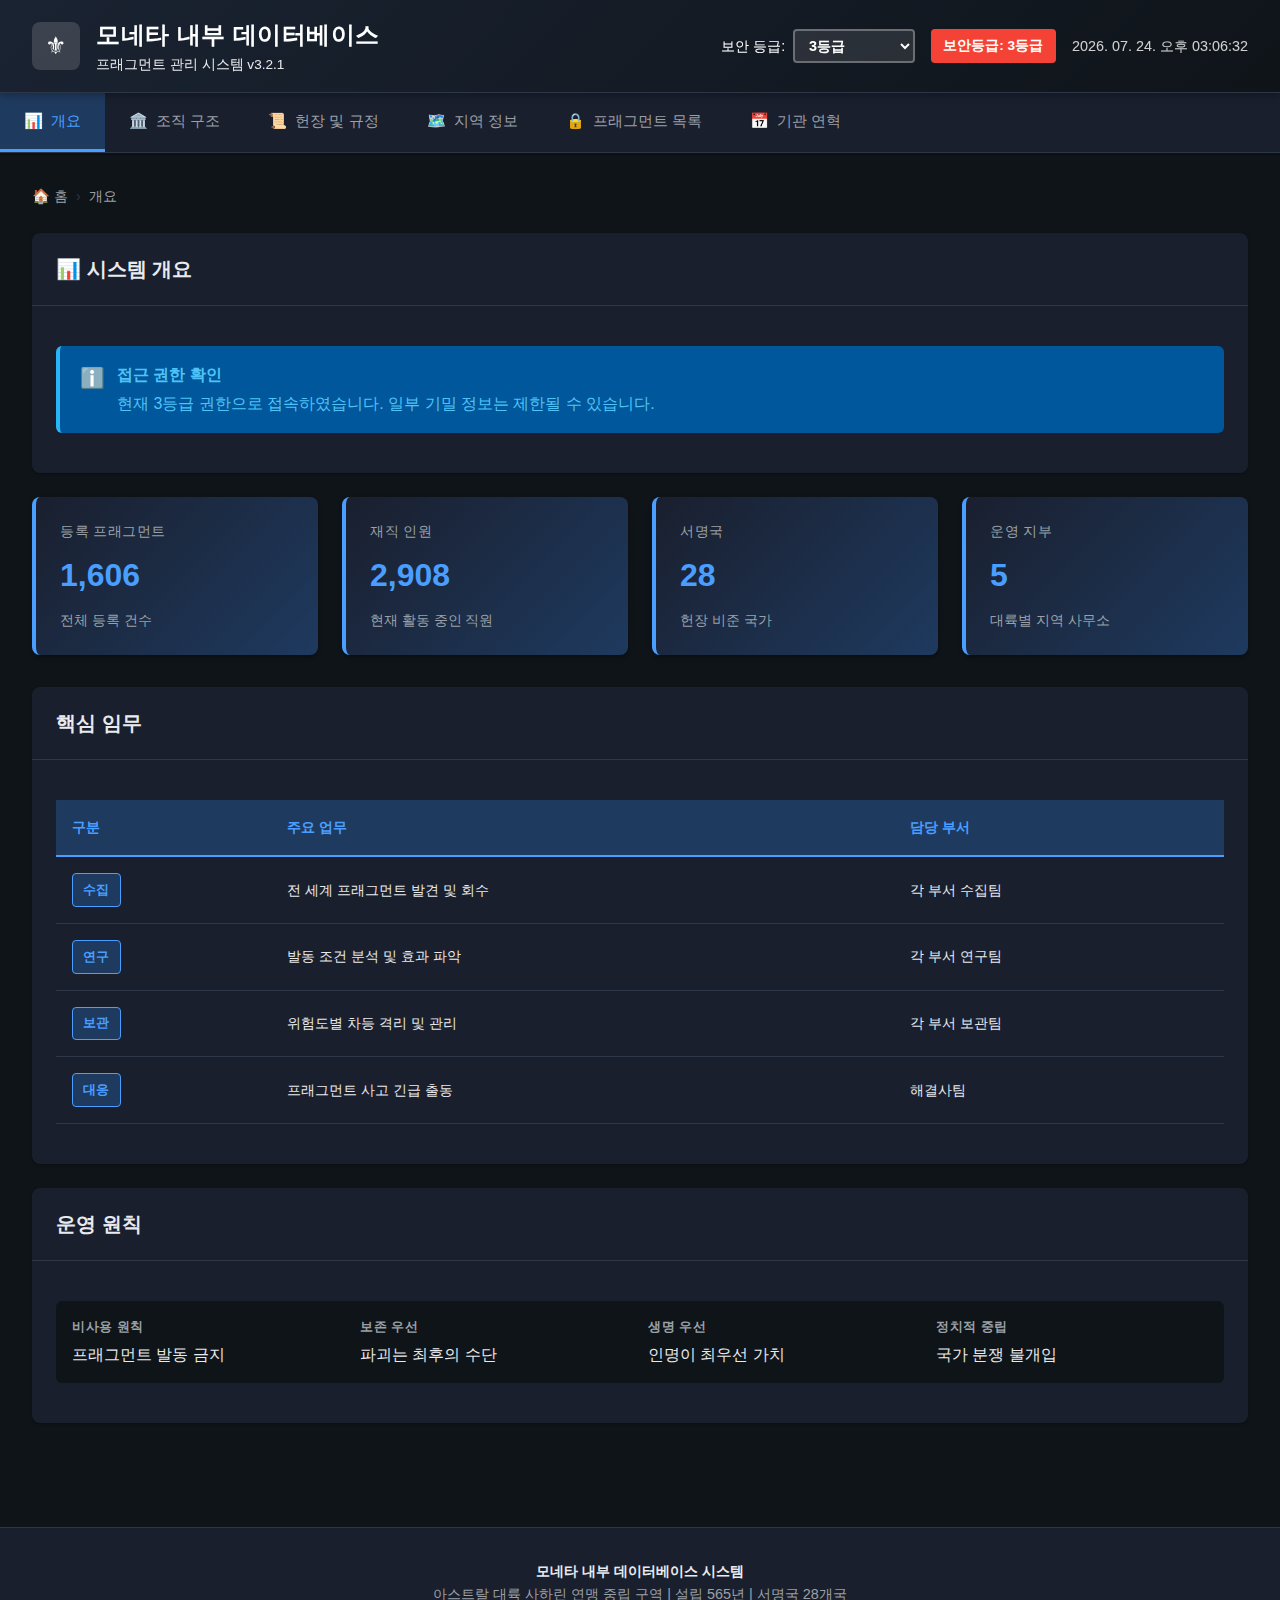
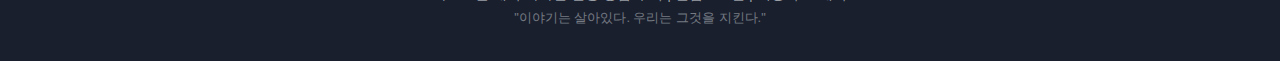
<file: index1.html>
<!DOCTYPE html>
<html lang="ko">
<head>
    <meta charset="UTF-8">
    <meta name="viewport" content="width=device-width, initial-scale=1.0">
    <title>모네타 내부 데이터베이스 시스템</title>
    <link rel="stylesheet" href="styles.css">
</head>
<body>
    <header class="header">
        <div class="header-top">
            <div class="logo-section">
                <div class="logo-icon">⚜</div>
                <div>
                    <div class="site-title">모네타 내부 데이터베이스</div>
                    <div class="site-subtitle">프래그먼트 관리 시스템 v3.2.1</div>
                </div>
            </div>
            <div class="user-info">
                <div class="clearance-selector">
                    <label for="clearanceLevel">보안 등급:</label>
                    <select id="clearanceLevel" class="clearance-select">
                        <option value="1">1등급</option>
                        <option value="2">2등급</option>
                        <option value="3" selected>3등급</option>
                        <option value="4">4등급</option>
                        <option value="5">5등급</option>
                        <option value="6">6등급</option>
                        <option value="7">7등급</option>
                        <option value="8">8등급</option>
                        <option value="9">9등급 (최고)</option>
                    </select>
                </div>
                <span class="clearance-badge" id="clearanceBadge">보안등급: 3등급</span>
                <span class="timestamp" id="currentTime"></span>
            </div>
        </div>
    </header>

    <nav class="nav-container">
        <ul class="nav-tabs">
            <li class="nav-tab">
                <a href="#overview" class="nav-link active" onclick="switchSection('overview', event)">
                    <span>📊</span> 개요
                </a>
            </li>
            <li class="nav-tab">
                <a href="#organization" class="nav-link" onclick="switchSection('organization', event)">
                    <span>🏛️</span> 조직 구조
                </a>
            </li>
            <li class="nav-tab">
                <a href="#charter" class="nav-link" onclick="switchSection('charter', event)">
                    <span>📜</span> 헌장 및 규정
                </a>
            </li>
            <li class="nav-tab">
                <a href="#world" class="nav-link" onclick="switchSection('world', event)">
                    <span>🗺️</span> 지역 정보
                </a>
            </li>
            <li class="nav-tab">
                <a href="#fragments" class="nav-link" onclick="switchSection('fragments', event)">
                    <span>🔒</span> 프래그먼트 목록
                </a>
            </li>
            <li class="nav-tab">
                <a href="#timeline" class="nav-link" onclick="switchSection('timeline', event)">
                    <span>📅</span> 기관 연혁
                </a>
            </li>
        </ul>
    </nav>

    <div class="main-container">
        <!-- 브레드크럼 -->
        <div class="breadcrumb">
            <span class="breadcrumb-item">🏠 홈</span>
            <span class="breadcrumb-separator">›</span>
            <span class="breadcrumb-item" id="breadcrumbCurrent">개요</span>
        </div>

        <!-- 개요 섹션 -->
        <section id="overview" class="section active">
            <div class="card">
                <div class="card-header">
                    <h1 class="card-title">📊 시스템 개요</h1>
                </div>
                <div class="card-body">
                    <div class="alert alert-info">
                        <span class="alert-icon">ℹ️</span>
                        <div class="alert-content">
                            <div class="alert-title">접근 권한 확인</div>
                            <span id="overviewClearanceText">현재 3등급 권한으로 접속하였습니다. 일부 기밀 정보는 제한될 수 있습니다.</span>
                        </div>
                    </div>
                </div>
            </div>

            <div class="stats-grid">
                <div class="stat-card">
                    <div class="stat-label">등록 프래그먼트</div>
                    <div class="stat-value" id="fragmentCount">1,847</div>
                    <div class="stat-description">전체 등록 건수</div>
                </div>
                <div class="stat-card">
                    <div class="stat-label">재직 인원</div>
                    <div class="stat-value" id="staffCount">3,200</div>
                    <div class="stat-description">현재 활동 중인 직원</div>
                </div>
                <div class="stat-card">
                    <div class="stat-label">서명국</div>
                    <div class="stat-value">28</div>
                    <div class="stat-description">헌장 비준 국가</div>
                </div>
                <div class="stat-card">
                    <div class="stat-label">운영 지부</div>
                    <div class="stat-value">5</div>
                    <div class="stat-description">대륙별 지역 사무소</div>
                </div>
            </div>

            <div class="card">
                <div class="card-header">
                    <h2 class="card-title">핵심 임무</h2>
                </div>
                <div class="card-body">
                    <div class="table-container">
                        <table>
                            <thead>
                                <tr>
                                    <th>구분</th>
                                    <th>주요 업무</th>
                                    <th>담당 부서</th>
                                </tr>
                            </thead>
                            <tbody>
                                <tr>
                                    <td><span class="badge badge-primary">수집</span></td>
                                    <td>전 세계 프래그먼트 발견 및 회수</td>
                                    <td>각 부서 수집팀</td>
                                </tr>
                                <tr>
                                    <td><span class="badge badge-primary">연구</span></td>
                                    <td>발동 조건 분석 및 효과 파악</td>
                                    <td>각 부서 연구팀</td>
                                </tr>
                                <tr>
                                    <td><span class="badge badge-primary">보관</span></td>
                                    <td>위험도별 차등 격리 및 관리</td>
                                    <td>각 부서 보관팀</td>
                                </tr>
                                <tr>
                                    <td><span class="badge badge-primary">대응</span></td>
                                    <td>프래그먼트 사고 긴급 출동</td>
                                    <td>해결사팀</td>
                                </tr>
                            </tbody>
                        </table>
                    </div>
                </div>
            </div>

            <div class="card">
                <div class="card-header">
                    <h2 class="card-title">운영 원칙</h2>
                </div>
                <div class="card-body">
                    <div class="fragment-info-grid">
                        <div class="info-item">
                            <div class="info-label">비사용 원칙</div>
                            <div class="info-value">프래그먼트 발동 금지</div>
                        </div>
                        <div class="info-item">
                            <div class="info-label">보존 우선</div>
                            <div class="info-value">파괴는 최후의 수단</div>
                        </div>
                        <div class="info-item">
                            <div class="info-label">생명 우선</div>
                            <div class="info-value">인명이 최우선 가치</div>
                        </div>
                        <div class="info-item">
                            <div class="info-label">정치적 중립</div>
                            <div class="info-value">국가 분쟁 불개입</div>
                        </div>
                    </div>
                </div>
            </div>
        </section>

        <!-- 조직 구조 섹션 -->
        <section id="organization" class="section">
            <div class="card">
                <div class="card-header">
                    <h1 class="card-title">🏛️ 조직 구조</h1>
                </div>
                <div class="card-body">
                    <div class="org-chart">
                        <div class="org-level">
                            <div class="org-card level-1">
                                <div class="org-position">기관장</div>
                                <div class="org-name">[이름 미정]</div>
                            </div>
                        </div>
                        
                        <div class="org-connector"></div>
                        
                        <div class="org-level">
                            <div class="org-card level-2">
                                <div class="org-position">부기관장</div>
                                <div class="org-name">세하야</div>
                                <div class="org-note">(책 프랙트)</div>
                            </div>
                        </div>
                        
                        <div class="org-connector"></div>
                        
                        <div class="org-level">
                            <div class="org-card level-3">
                                <div class="org-position">도서관</div>
                                <div class="org-name">밀리아 아미스트라</div>
                            </div>
                            <div class="org-card level-3">
                                <div class="org-position">무훈실</div>
                                <div class="org-name">[이름 미정]</div>
                            </div>
                            <div class="org-card level-3">
                                <div class="org-position">오케스트라</div>
                                <div class="org-name">[이름 미정]</div>
                            </div>
                        </div>
                        
                        <div class="org-level">
                            <div class="org-card level-3">
                                <div class="org-position">미술관</div>
                                <div class="org-name">[이름 미정]</div>
                            </div>
                            <div class="org-card level-3">
                                <div class="org-position">의상실</div>
                                <div class="org-name">[이름 미정]</div>
                            </div>
                            <div class="org-card level-3">
                                <div class="org-position">일상유물관</div>
                                <div class="org-name">[이름 미정]</div>
                            </div>
                        </div>
                    </div>
                </div>
            </div>

            <div class="card">
                <div class="card-header">
                    <h2 class="card-title">부서별 담당 영역</h2>
                </div>
                <div class="card-body">
                    <div class="table-container">
                        <table>
                            <thead>
                                <tr>
                                    <th>부서명</th>
                                    <th>부서 코드</th>
                                    <th>담당 프래그먼트</th>
                                </tr>
                            </thead>
                            <tbody>
                                <tr>
                                    <td><strong>도서관</strong></td>
                                    <td><span class="badge badge-secondary">LIB/LIR</span></td>
                                    <td>서적, 문서, 사진, 편지</td>
                                </tr>
                                <tr>
                                    <td><strong>무훈실</strong></td>
                                    <td><span class="badge badge-secondary">ARS/MOR</span></td>
                                    <td>무기, 방어구, 전쟁 유물</td>
                                </tr>
                                <tr>
                                    <td><strong>오케스트라</strong></td>
                                    <td><span class="badge badge-secondary">ORC</span></td>
                                    <td>악기, 악보, 음악 관련</td>
                                </tr>
                                <tr>
                                    <td><strong>미술관</strong></td>
                                    <td><span class="badge badge-secondary">GAL</span></td>
                                    <td>회화, 조각, 예술작품</td>
                                </tr>
                                <tr>
                                    <td><strong>의상실</strong></td>
                                    <td><span class="badge badge-secondary">WAR</span></td>
                                    <td>의상, 장신구, 직물</td>
                                </tr>
                                <tr>
                                    <td><strong>일상유물관</strong></td>
                                    <td><span class="badge badge-secondary">REP</span></td>
                                    <td>기타 일상용품</td>
                                </tr>
                            </tbody>
                        </table>
                    </div>
                </div>
            </div>

            <div class="card">
                <div class="card-header">
                    <h2 class="card-title">공통 조직</h2>
                </div>
                <div class="card-body">
                    <div class="fragment-info-grid">
                        <div class="info-item">
                            <div class="info-label">사업부</div>
                            <div class="info-value">수익 창출 및 사업 운영</div>
                        </div>
                        <div class="info-item">
                            <div class="info-label">해결사팀</div>
                            <div class="info-value">긴급 사고 대응</div>
                        </div>
                        <div class="info-item">
                            <div class="info-label">복잡도 연구팀</div>
                            <div class="info-value">프래그먼트 상호작용 연구</div>
                        </div>
                        <div class="info-item">
                            <div class="info-label">사무처</div>
                            <div class="info-value">행정, 인사, 재무</div>
                        </div>
                        <div class="info-item">
                            <div class="info-label">대외협력국</div>
                            <div class="info-value">국가 관계 관리</div>
                        </div>
                        <div class="info-item">
                            <div class="info-label">법무팀</div>
                            <div class="info-value">법률 자문 및 분쟁 해결</div>
                        </div>
                    </div>
                </div>
            </div>
        </section>

        <!-- 헌장 및 규정 섹션 -->
        <section id="charter" class="section">
            <div class="card">
                <div class="card-header">
                    <h1 class="card-title">📜 모네타 헌장</h1>
                    <span class="badge badge-danger">기밀 문서</span>
                </div>
                <div class="card-body">
                    <div class="alert alert-warning">
                        <span class="alert-icon">⚠️</span>
                        <div class="alert-content">
                            <div class="alert-title">법적 문서</div>
                            본 헌장은 28개 서명국의 비준을 받은 국제 조약으로, 모든 조항은 법적 구속력을 갖습니다.
                        </div>
                    </div>

                    <h3 style="color: var(--primary); margin-top: 1.5rem;">전문</h3>
                    <p style="line-height: 1.8; margin: 1rem 0; padding: 1rem; background: var(--bg-main); border-radius: 6px;">
                        우리는, 프래그먼트의 무분별한 발현으로 인한 재난을 목도하였으며, 고파 참사가 증명한 바와 같이 개별 국가의 역량만으로는 이야기의 힘을 통제할 수 없음을 인정하고, 인류의 안전과 역사적 유산의 보존이라는 두 가치를 조화시키기 위하여, 프래그먼트의 수집, 연구, 보관 및 관리를 전담하는 모네타 시스템을 국제적으로 인정하고 지원하며 보증한다.
                    </p>
                </div>
            </div>

            <div class="card">
                <div class="card-header">
                    <h2 class="card-title">제1장: 총칙</h2>
                </div>
                <div class="card-body">
                    <h4 style="color: var(--primary); margin-bottom: 0.5rem;">제1조 (기관의 명칭 및 성격)</h4>
                    <p style="margin-bottom: 1rem; line-height: 1.7;">본 기관의 명칭은 "모네타"로 하며, 서명국들의 합의에 기초한 국제 독립기관으로서 특정 국가에 종속되지 아니한다.</p>

                    <h4 style="color: var(--primary); margin: 1rem 0 0.5rem;">제2조 (목적)</h4>
                    <p style="margin-bottom: 1rem; line-height: 1.7;">모네타는 프래그먼트로 인한 인명 피해 및 재난 예방, 프래그먼트의 체계적 수집 및 안전한 보관, 프래그먼트 관련 학술 연구 및 지식 축적, 프래그먼트 사고 발생 시 신속한 대응, 국제 협력 증진을 목적으로 한다.</p>

                    <h4 style="color: var(--primary); margin: 1rem 0 0.5rem;">제3조 (기본 원칙)</h4>
                    <ul style="margin-left: 1.5rem; line-height: 1.8;">
                        <li><strong>비사용 원칙:</strong> 모네타는 프래그먼트를 발동시키지 않는 것을 원칙으로 한다.</li>
                        <li><strong>보존 우선 원칙:</strong> 프래그먼트의 파괴는 최후의 수단으로만 고려한다.</li>
                        <li><strong>생명 우선 원칙:</strong> 인명 보호는 프래그먼트 보존에 우선한다.</li>
                        <li><strong>중립성 원칙:</strong> 모네타는 국가 간 분쟁에 개입하지 않으며, 정치적 중립을 유지한다.</li>
                    </ul>
                </div>
            </div>

            <div class="card">
                <div class="card-header">
                    <h2 class="card-title">제2장: 조직 구조</h2>
                </div>
                <div class="card-body">
                    <h4 style="color: var(--primary); margin-bottom: 0.5rem;">제5조 (최고 지도부)</h4>
                    <p style="margin-bottom: 1rem; line-height: 1.7;">모네타의 최고 책임자는 기관장으로 하며, 부기관장은 기관장을 보좌한다. 기관장 및 부기관장의 교체는 원칙적으로 사망 또는 영구적 직무 수행 불능 시에 한한다.</p>

                    <h4 style="color: var(--primary); margin: 1rem 0 0.5rem;">제6조 (부서 구성)</h4>
                    <p style="margin-bottom: 0.5rem; line-height: 1.7;">모네타는 프래그먼트의 특성에 따라 다음의 전문 부서를 둔다:</p>
                    <ul style="margin-left: 1.5rem; line-height: 1.8;">
                        <li>도서관: 서적, 문서, 사진, 편지</li>
                        <li>무훈실: 무기, 방어구, 전쟁 유물</li>
                        <li>오케스트라: 악기, 악보, 음악 관련 물품</li>
                        <li>미술관: 회화, 조각, 예술 작품</li>
                        <li>의상실: 의상, 장신구, 직물</li>
                        <li>일상유물관: 상기 범주에 속하지 않는 모든 물품</li>
                    </ul>
                </div>
            </div>

            <div class="card">
                <div class="card-header">
                    <h2 class="card-title">제3장: 프래그먼트 관리</h2>
                </div>
                <div class="card-body">
                    <h4 style="color: var(--primary); margin-bottom: 0.5rem;">제14조 (분류 체계)</h4>
                    <p style="margin-bottom: 1rem; line-height: 1.7;">프래그먼트는 위험도와 관리난이도로 이원 분류한다.</p>
                    
                    <div class="table-container">
                        <table>
                            <thead>
                                <tr>
                                    <th>위험도 등급</th>
                                    <th>정의</th>
                                </tr>
                            </thead>
                            <tbody>
                                <tr>
                                    <td><span class="badge badge-safe">안전</span></td>
                                    <td>일상 조건에서 발동하지 않으며, 발동 시 경미한 영향</td>
                                </tr>
                                <tr>
                                    <td><span class="badge badge-caution">주의</span></td>
                                    <td>발동 조건 명확, 발동 시 상해/재산 피해 가능</td>
                                </tr>
                                <tr>
                                    <td><span class="badge badge-hazard">위험</span></td>
                                    <td>불의의 발동 가능, 발동 시 심각한 피해</td>
                                </tr>
                                <tr>
                                    <td><span class="badge badge-catastrophic">재난</span></td>
                                    <td>대규모 인명 피해 또는 불가역적 재난 유발</td>
                                </tr>
                            </tbody>
                        </table>
                    </div>

                    <h4 style="color: var(--primary); margin: 1.5rem 0 0.5rem;">제15조 (접근 권한)</h4>
                    <div class="table-container">
                        <table>
                            <thead>
                                <tr>
                                    <th>등급</th>
                                    <th>권한</th>
                                    <th>대상자</th>
                                </tr>
                            </thead>
                            <tbody>
                                <tr>
                                    <td><strong>1등급</strong></td>
                                    <td>대여 가능</td>
                                    <td>일반인 대여 허용</td>
                                </tr>
                                <tr>
                                    <td><strong>2등급</strong></td>
                                    <td>공개 가능</td>
                                    <td>일반인 관람 허용</td>
                                </tr>
                                <tr>
                                    <td><strong>3등급</strong></td>
                                    <td>직원 사용 가능</td>
                                    <td>업무 목적 사용</td>
                                </tr>
                                <tr>
                                    <td><strong>4등급</strong></td>
                                    <td>직원 공개 가능</td>
                                    <td>열람만 허용</td>
                                </tr>
                                <tr>
                                    <td><strong>5등급</strong></td>
                                    <td>임무 시 사용</td>
                                    <td>해결사팀 한정</td>
                                </tr>
                                <tr>
                                    <td><strong>6등급</strong></td>
                                    <td>부서장 허가 필요</td>
                                    <td>부서장 승인</td>
                                </tr>
                                <tr>
                                    <td><strong>7등급</strong></td>
                                    <td>부기관장 허가 필요</td>
                                    <td>부기관장 승인</td>
                                </tr>
                                <tr>
                                    <td><strong>8등급</strong></td>
                                    <td>기관장 허가 필요</td>
                                    <td>기관장 승인</td>
                                </tr>
                                <tr style="background: #ffebee;">
                                    <td><strong>9등급</strong></td>
                                    <td>사용 불가</td>
                                    <td>보존만 허용</td>
                                </tr>
                            </tbody>
                        </table>
                    </div>
                </div>
            </div>

            <div class="card">
                <div class="card-header">
                    <h2 class="card-title">제4장: 사고 대응</h2>
                </div>
                <div class="card-body">
                    <h4 style="color: var(--primary); margin-bottom: 0.5rem;">제20조 (사고의 정의)</h4>
                    <p style="margin-bottom: 1rem; line-height: 1.7;">"사고"란 프래그먼트가 관련된 예기치 않은 발동, 분실/도난/유출, 불법적 사용, 보관 중 이상 징후를 말한다.</p>

                    <h4 style="color: var(--primary); margin: 1rem 0 0.5rem;">제22조 (해결사팀의 권한)</h4>
                    <p style="line-height: 1.7;">해결사팀은 프래그먼트 사고 현장에서 현장 접근 통제, 프래그먼트 임시 확보, 목격자 진술 청취, 지역 당국 협조 요청, 긴급 시 프래그먼트 발동 또는 파괴 권한을 가진다.</p>
                </div>
            </div>

            <div class="card">
                <div class="card-header">
                    <h2 class="card-title">제7장: 대외 관계</h2>
                </div>
                <div class="card-body">
                    <h4 style="color: var(--primary); margin-bottom: 0.5rem;">제35조 (서명국과의 관계)</h4>
                    <p style="margin-bottom: 1rem; line-height: 1.7;">모네타는 서명국과 프래그먼트 사고 공동 대응, 정보 공유, 법 집행 지원, 프래그먼트 연구 협력 등을 수행한다. 서명국은 모네타 활동에 대한 법적 보호, 필요 시 군사·경찰 협조, 외교적 지원을 제공한다.</p>

                    <h4 style="color: var(--primary); margin: 1rem 0 0.5rem;">제37조 (민간과의 관계)</h4>
                    <p style="line-height: 1.7;">개인이나 단체가 프래그먼트를 소유하는 것은 그 자체로 불법이 아니다. 모네타는 소유자와 자발적 기증 접수, 유상 매입, 보관 위탁 계약, 공동 관리 협정 등의 형태로 협력한다.</p>
                </div>
            </div>
        </section>

        <!-- 지역 정보 섹션 -->
        <section id="world" class="section">
            <div class="card">
                <div class="card-header">
                    <h1 class="card-title">🗺️ 지역 정보</h1>
                </div>
                <div class="card-body">
                    <div id="worldMap" class="world-map-visual"></div>
                </div>
            </div>

            <h2 style="color: var(--primary); margin: 2rem 0 1rem;">대륙별 상세 정보</h2>

            <div class="continent-grid">
                <div class="continent-card">
                    <div class="continent-name">🏔️ 노르덴</div>
                    <div class="continent-info">
                        <div class="info-item">
                            <div class="info-label">기후</div>
                            <div class="info-value">한랭 (극지~냉대)</div>
                        </div>
                        <div class="info-item">
                            <div class="info-label">문화</div>
                            <div class="info-value">전사 문화, 구전 전통</div>
                        </div>
                        <div class="info-item">
                            <div class="info-label">프랙트 특징</div>
                            <div class="info-value">무기/전쟁 관련 다수</div>
                        </div>
                    </div>
                </div>

                <div class="continent-card">
                    <div class="continent-name">⚓ 시벤트</div>
                    <div class="continent-info">
                        <div class="info-item">
                            <div class="info-label">기후</div>
                            <div class="info-value">온대 (사계절 뚜렷)</div>
                        </div>
                        <div class="info-item">
                            <div class="info-label">문화</div>
                            <div class="info-value">상업 발달, 해양 국가</div>
                        </div>
                        <div class="info-item">
                            <div class="info-label">프랙트 특징</div>
                            <div class="info-value">교역품, 계약서 관련</div>
                        </div>
                    </div>
                </div>

                <div class="continent-card headquarters">
                    <div class="continent-name" style="color: var(--danger);">🏜️ 아스트랄 ★</div>
                    <div class="continent-info">
                        <div class="info-item">
                            <div class="info-label">기후</div>
                            <div class="info-value">사막/건조 (중부)</div>
                        </div>
                        <div class="info-item">
                            <div class="info-label">문화</div>
                            <div class="info-value">고대 문명 유적 다수</div>
                        </div>
                        <div class="info-item">
                            <div class="info-label">중요 사건</div>
                            <div class="info-value" style="color: var(--danger); font-weight: 600;">고파 참사 발생지</div>
                        </div>
                        <div class="info-item">
                            <div class="info-label">특이사항</div>
                            <div class="info-value" style="color: var(--primary); font-weight: 600;">모네타 본부 소재</div>
                        </div>
                    </div>
                </div>

                <div class="continent-card">
                    <div class="continent-name">📚 오리엔탈</div>
                    <div class="continent-info">
                        <div class="info-item">
                            <div class="info-label">기후</div>
                            <div class="info-value">아열대~열대 (다습)</div>
                        </div>
                        <div class="info-item">
                            <div class="info-label">문화</div>
                            <div class="info-value">학문 중심, 대도시</div>
                        </div>
                        <div class="info-item">
                            <div class="info-label">프랙트 특징</div>
                            <div class="info-value">서적, 학술 관련 풍부</div>
                        </div>
                    </div>
                </div>

                <div class="continent-card">
                    <div class="continent-name">🌋 오스테라</div>
                    <div class="continent-info">
                        <div class="info-item">
                            <div class="info-label">기후</div>
                            <div class="info-value">다양 (소규모 대륙)</div>
                        </div>
                        <div class="info-item">
                            <div class="info-label">문화</div>
                            <div class="info-value">최근 발견, 미지 영역</div>
                        </div>
                        <div class="info-item">
                            <div class="info-label">프랙트 특징</div>
                            <div class="info-value">토착 신화, 신종 위험</div>
                        </div>
                    </div>
                </div>
            </div>

            <div class="card">
                <div class="card-header">
                    <h2 class="card-title">지부 네트워크</h2>
                </div>
                <div class="card-body">
                    <div class="table-container">
                        <table>
                            <thead>
                                <tr>
                                    <th>지부</th>
                                    <th>위치</th>
                                    <th>설립</th>
                                    <th>직원</th>
                                    <th>상태</th>
                                </tr>
                            </thead>
                            <tbody>
                                <tr style="background: #fff3e0;">
                                    <td><strong>본부</strong></td>
                                    <td>아스트랄 대륙 사하린 연맹</td>
                                    <td>565년</td>
                                    <td>1,200명</td>
                                    <td><span class="badge badge-safe">운영 중</span></td>
                                </tr>
                                <tr>
                                    <td>노르덴 지부</td>
                                    <td>노르덴 대륙</td>
                                    <td>572년</td>
                                    <td>480명</td>
                                    <td><span class="badge badge-safe">운영 중</span></td>
                                </tr>
                                <tr>
                                    <td>시벤트 지부</td>
                                    <td>시벤트 대륙</td>
                                    <td>570년</td>
                                    <td>520명</td>
                                    <td><span class="badge badge-safe">운영 중</span></td>
                                </tr>
                                <tr>
                                    <td>오리엔탈 지부</td>
                                    <td>오리엔탈 대륙</td>
                                    <td>568년</td>
                                    <td>620명</td>
                                    <td><span class="badge badge-safe">운영 중</span></td>
                                </tr>
                                <tr>
                                    <td>오스테라 지부</td>
                                    <td>오스테라 대륙</td>
                                    <td>610년</td>
                                    <td>380명</td>
                                    <td><span class="badge badge-caution">확장 중</span></td>
                                </tr>
                            </tbody>
                        </table>
                    </div>
                </div>
            </div>
        </section>

        <!-- 프래그먼트 목록 섹션 -->
        <section id="fragments" class="section">
            <div class="card">
                <div class="card-header">
                    <h1 class="card-title">🔒 프래그먼트 목록</h1>
                </div>
                <div class="card-body">
                    <div class="alert alert-danger">
                        <span class="alert-icon">🔒</span>
                        <div class="alert-content">
                            <div class="alert-title">기밀 정보</div>
                            <span id="fragmentClearanceText">3등급 권한으로 제한된 정보만 열람 가능합니다.</span>
                        </div>
                    </div>

                    <div class="search-bar">
                        <input type="text" class="search-input" placeholder="프래그먼트 검색..." id="fragmentSearch">
                        <select class="filter-select" id="dangerFilter">
                            <option value="all">전체 위험도</option>
                            <option value="safe">안전</option>
                            <option value="caution">주의</option>
                            <option value="hazard">위험</option>
                            <option value="catastrophic">재난</option>
                        </select>
                        <select class="filter-select" id="managementFilter">
                            <option value="all">전체 관리등급</option>
                            <option value="1">1등급</option>
                            <option value="2">2등급</option>
                            <option value="3">3등급</option>
                            <option value="4">4등급</option>
                            <option value="5">5등급</option>
                        </select>
                        <select class="filter-select" id="accessFilter">
                            <option value="all">전체 접근권한</option>
                            <option value="1">1등급</option>
                            <option value="2">2등급</option>
                            <option value="3">3등급</option>
                            <option value="4">4등급</option>
                            <option value="5">5등급</option>
                            <option value="6">6등급</option>
                            <option value="7">7등급</option>
                            <option value="8">8등급</option>
                            <option value="9">9등급</option>
                        </select>
                        <select class="filter-select" id="deptFilter">
                            <option value="all">전체 부서</option>
                            <option value="lib">도서관</option>
                            <option value="ars">무훈실</option>
                            <option value="orc">오케스트라</option>
                            <option value="gal">미술관</option>
                            <option value="war">의상실</option>
                            <option value="rep">일상유물관</option>
                        </select>
                    </div>
                    <div id="fragmentCount" class="text-muted" style="margin-top: 0.5rem;"></div>
                </div>
            </div>

            <div id="fragmentsContainer"></div>

            <div id="restrictedMessage" class="card" style="display: none;">
                <div class="card-body">
                    <div class="alert alert-warning">
                        <span class="alert-icon">🔒</span>
                        <div class="alert-content">
                            <div class="alert-title">접근 권한 부족</div>
                            일부 프래그먼트는 현재 보안 등급으로 열람할 수 없습니다. 상위 권한이 필요합니다.
                        </div>
                    </div>
                </div>
            </div>
        </section>

        <!-- 기관 연혁 섹션 -->
        <section id="timeline" class="section">
            <div class="card">
                <div class="card-header">
                    <h1 class="card-title">📅 모네타 기관 연혁</h1>
                </div>
            </div>

            <div class="timeline" id="timelineContainer"></div>
        </section>
    </div>

    <footer style="background: var(--bg-card); padding: 2rem; text-align: center; margin-top: 3rem; border-top: 1px solid var(--border);">
        <p style="color: var(--text-secondary); font-size: 0.9rem;">
            <strong style="color: var(--text-primary);">모네타 내부 데이터베이스 시스템</strong><br>
            아스트랄 대륙 사하린 연맹 중립 구역 | 설립 565년 | 서명국 28개국<br>
            <span style="font-size: 0.8rem; opacity: 0.7;">
                "이야기는 살아있다. 우리는 그것을 지킨다."
            </span>
        </p>
    </footer>

    <script src="data.js"></script>
    <script src="script.js"></script>
</body>
</html>
</file>
<file: styles.css>
* {
    margin: 0;
    padding: 0;
    box-sizing: border-box;
}

:root {
    --primary: #4a9eff;
    --primary-dark: #2d7dd2;
    --primary-light: #1e3a5f;
    --secondary: #5dadec;
    --accent: #d4af37;
    --success: #4caf50;
    --warning: #ff9800;
    --danger: #f44336;
    --info: #29b6f6;
    --bg-main: #0f1419;
    --bg-card: #1a1f2e;
    --bg-darker: #0a0e14;
    --text-primary: #e8eaed;
    --text-secondary: #9aa0a6;
    --border: #2d3748;
    --shadow: rgba(0, 0, 0, 0.3);
    --shadow-hover: rgba(0, 0, 0, 0.5);
}

body {
    font-family: -apple-system, BlinkMacSystemFont, 'Segoe UI', 'Roboto', 'Oxygen', 'Ubuntu', sans-serif;
    background: var(--bg-main);
    color: var(--text-primary);
    line-height: 1.6;
}

/* 헤더 */
.header {
    background: linear-gradient(135deg, #1a2332 0%, #0f1419 100%);
    color: white;
    padding: 0;
    box-shadow: 0 2px 8px var(--shadow);
    position: sticky;
    top: 0;
    z-index: 1000;
    border-bottom: 1px solid var(--border);
}

.header-top {
    padding: 1rem 2rem;
    display: flex;
    justify-content: space-between;
    align-items: center;
}

.logo-section {
    display: flex;
    align-items: center;
    gap: 1rem;
}

.logo-icon {
    width: 48px;
    height: 48px;
    background: rgba(255, 255, 255, 0.15);
    border-radius: 8px;
    display: flex;
    align-items: center;
    justify-content: center;
    font-size: 1.5rem;
}

.site-title {
    font-size: 1.5rem;
    font-weight: 600;
    letter-spacing: 0.5px;
}

.site-subtitle {
    font-size: 0.85rem;
    opacity: 0.9;
    font-weight: 400;
}

.user-info {
    display: flex;
    align-items: center;
    gap: 1rem;
    font-size: 0.9rem;
    flex-wrap: wrap;
}

.clearance-selector {
    display: flex;
    align-items: center;
    gap: 0.5rem;
}

.clearance-selector label {
    font-size: 0.9rem;
}

.clearance-select {
    padding: 0.4rem 0.6rem;
    border: 2px solid rgba(255, 255, 255, 0.3);
    border-radius: 4px;
    background: rgba(255, 255, 255, 0.1);
    color: white;
    font-size: 0.9rem;
    font-weight: 600;
    cursor: pointer;
    transition: all 0.2s;
}

.clearance-select:hover {
    background: rgba(255, 255, 255, 0.2);
    border-color: rgba(255, 255, 255, 0.5);
}

.clearance-select option {
    background: var(--bg-card);
    color: var(--text-primary);
}

.clearance-badge {
    background: var(--danger);
    padding: 0.4rem 0.8rem;
    border-radius: 4px;
    font-weight: 600;
    font-size: 0.85rem;
}

.timestamp {
    opacity: 0.8;
}

/* 네비게이션 */
.nav-container {
    background: var(--bg-card);
    box-shadow: 0 1px 3px var(--shadow);
    border-bottom: 1px solid var(--border);
}

.nav-tabs {
    display: flex;
    list-style: none;
    max-width: 1400px;
    margin: 0 auto;
    overflow-x: auto;
}

.nav-tabs::-webkit-scrollbar {
    height: 3px;
}

.nav-tabs::-webkit-scrollbar-thumb {
    background: var(--primary);
    border-radius: 3px;
}

.nav-tab {
    flex-shrink: 0;
}

.nav-link {
    display: flex;
    align-items: center;
    gap: 0.5rem;
    padding: 1rem 1.5rem;
    color: var(--text-secondary);
    text-decoration: none;
    border-bottom: 3px solid transparent;
    transition: all 0.2s;
    font-size: 0.95rem;
    font-weight: 500;
}

.nav-link:hover {
    background: var(--bg-darker);
    color: var(--primary);
}

.nav-link.active {
    color: var(--primary);
    border-bottom-color: var(--primary);
    background: var(--primary-light);
}

/* 메인 컨테이너 */
.main-container {
    max-width: 1400px;
    margin: 0 auto;
    padding: 2rem;
}

/* 브레드크럼 */
.breadcrumb {
    display: flex;
    align-items: center;
    gap: 0.5rem;
    font-size: 0.9rem;
    color: var(--text-secondary);
    margin-bottom: 1.5rem;
}

.breadcrumb-item {
    display: flex;
    align-items: center;
    gap: 0.5rem;
}

.breadcrumb-separator {
    color: var(--border);
}

/* 섹션 */
.section {
    display: none;
    animation: fadeIn 0.3s ease-in;
}

.section.active {
    display: block;
}

@keyframes fadeIn {
    from {
        opacity: 0;
        transform: translateY(10px);
    }
    to {
        opacity: 1;
        transform: translateY(0);
    }
}

/* 카드 */
.card {
    background: var(--bg-card);
    border-radius: 8px;
    box-shadow: 0 1px 3px var(--shadow);
    margin-bottom: 1.5rem;
    overflow: hidden;
    transition: box-shadow 0.2s;
}

.card:hover {
    box-shadow: 0 4px 12px var(--shadow-hover);
}

.card-header {
    padding: 1.25rem 1.5rem;
    border-bottom: 1px solid var(--border);
    display: flex;
    justify-content: space-between;
    align-items: center;
}

.card-title {
    font-size: 1.25rem;
    font-weight: 600;
    color: var(--text-primary);
    display: flex;
    align-items: center;
    gap: 0.5rem;
}

.card-body {
    padding: 1.5rem;
}

/* 통계 그리드 */
.stats-grid {
    display: grid;
    grid-template-columns: repeat(auto-fit, minmax(240px, 1fr));
    gap: 1.5rem;
    margin-bottom: 2rem;
}

.stat-card {
    background: linear-gradient(135deg, var(--bg-card) 0%, var(--primary-light) 100%);
    padding: 1.5rem;
    border-radius: 8px;
    border-left: 4px solid var(--primary);
    box-shadow: 0 2px 4px var(--shadow);
    transition: transform 0.2s;
}

.stat-card:hover {
    transform: translateY(-4px);
    box-shadow: 0 4px 12px var(--shadow-hover);
}

.stat-label {
    font-size: 0.85rem;
    color: var(--text-secondary);
    font-weight: 500;
    text-transform: uppercase;
    letter-spacing: 0.5px;
    margin-bottom: 0.5rem;
}

.stat-value {
    font-size: 2rem;
    font-weight: 700;
    color: var(--primary);
}

.stat-description {
    font-size: 0.85rem;
    color: var(--text-secondary);
    margin-top: 0.5rem;
}

/* 테이블 */
.table-container {
    overflow-x: auto;
    margin: 1rem 0;
}

table {
    width: 100%;
    border-collapse: separate;
    border-spacing: 0;
    font-size: 0.9rem;
}

thead {
    background: var(--primary-light);
}

th {
    padding: 1rem;
    text-align: left;
    font-weight: 600;
    color: var(--primary);
    border-bottom: 2px solid var(--primary);
    white-space: nowrap;
}

td {
    padding: 1rem;
    border-bottom: 1px solid var(--border);
}

tbody tr {
    background: var(--bg-card);
    transition: background 0.2s;
}

tbody tr:hover {
    background: var(--primary-light);
}

/* 배지 */
.badge {
    display: inline-flex;
    align-items: center;
    padding: 0.35rem 0.65rem;
    border-radius: 4px;
    font-size: 0.8rem;
    font-weight: 600;
    white-space: nowrap;
}

.badge-safe { background: #1b5e20; color: #4caf50; border: 1px solid #4caf50; }
.badge-caution { background: #e65100; color: #ffb74d; border: 1px solid #ff9800; }
.badge-hazard { background: #b71c1c; color: #ef5350; border: 1px solid #f44336; }
.badge-catastrophic { background: #4a148c; color: #ba68c8; border: 1px solid #ab47bc; }
.badge-primary { background: var(--primary-light); color: var(--primary); border: 1px solid var(--primary); }
.badge-secondary { background: var(--bg-darker); color: var(--text-secondary); border: 1px solid var(--border); }
.badge-danger { background: #b71c1c; color: #ef5350; border: 1px solid #f44336; }

/* 알림 박스 */
.alert {
    padding: 1rem 1.25rem;
    border-radius: 6px;
    margin: 1rem 0;
    border-left: 4px solid;
    display: flex;
    align-items: flex-start;
    gap: 0.75rem;
}

.alert-icon {
    font-size: 1.25rem;
    flex-shrink: 0;
}

.alert-content {
    flex: 1;
}

.alert-title {
    font-weight: 600;
    margin-bottom: 0.25rem;
}

.alert-warning {
    background: #3e2723;
    border-color: var(--warning);
    color: #ffb74d;
}

.alert-danger {
    background: #311b92;
    border-color: var(--danger);
    color: #ef5350;
}

.alert-info {
    background: #01579b;
    border-color: var(--info);
    color: #4fc3f7;
}

/* 조직도 */
.org-chart {
    padding: 2rem 0;
}

.org-level {
    display: flex;
    justify-content: center;
    gap: 1rem;
    margin: 1.5rem 0;
    flex-wrap: wrap;
}

.org-card {
    background: var(--bg-card);
    border: 2px solid var(--border);
    border-radius: 8px;
    padding: 1.25rem;
    min-width: 200px;
    text-align: center;
    transition: all 0.3s;
    position: relative;
}

.org-card:hover {
    border-color: var(--primary);
    box-shadow: 0 4px 12px var(--shadow-hover);
    transform: translateY(-4px);
}

.org-card.level-1 {
    border-color: var(--danger);
    border-width: 3px;
    background: linear-gradient(135deg, var(--bg-card) 0%, #311b92 100%);
}

.org-card.level-2 {
    border-color: var(--warning);
    border-width: 3px;
    background: linear-gradient(135deg, var(--bg-card) 0%, #3e2723 100%);
}

.org-card.level-3 {
    border-color: var(--primary);
}

.org-position {
    font-size: 0.8rem;
    color: var(--text-secondary);
    text-transform: uppercase;
    letter-spacing: 0.5px;
    margin-bottom: 0.5rem;
    font-weight: 600;
}

.org-name {
    font-size: 1.1rem;
    font-weight: 600;
    color: var(--text-primary);
}

.org-note {
    font-size: 0.75rem;
    color: var(--text-secondary);
    margin-top: 0.5rem;
    font-style: italic;
}

.org-connector {
    width: 2px;
    height: 40px;
    background: var(--border);
    margin: 0 auto;
}

/* 프래그먼트 카드 */
.fragment-card {
    background: var(--bg-card);
    border-radius: 8px;
    border-left: 5px solid;
    padding: 1.5rem;
    margin: 1.5rem 0;
    box-shadow: 0 2px 8px var(--shadow);
    transition: all 0.3s;
}

.fragment-card:hover {
    box-shadow: 0 4px 16px var(--shadow-hover);
    transform: translateX(4px);
}

.fragment-card.catastrophic { border-left-color: #ab47bc; }
.fragment-card.hazard { border-left-color: #ef5350; }
.fragment-card.caution { border-left-color: #ffb74d; }
.fragment-card.safe { border-left-color: #66bb6a; }

.fragment-header {
    display: flex;
    justify-content: space-between;
    align-items: center;
    margin-bottom: 1.25rem;
    flex-wrap: wrap;
    gap: 1rem;
}

.fragment-id {
    font-family: 'Courier New', monospace;
    font-size: 1.5rem;
    font-weight: 700;
    color: var(--primary);
}

.fragment-badges {
    display: flex;
    gap: 0.5rem;
    flex-wrap: wrap;
}

.fragment-info-grid {
    display: grid;
    grid-template-columns: repeat(auto-fit, minmax(200px, 1fr));
    gap: 1rem;
    margin: 1rem 0;
    padding: 1rem;
    background: var(--bg-main);
    border-radius: 6px;
}

.info-item {
    display: flex;
    flex-direction: column;
}

.info-label {
    font-size: 0.8rem;
    color: var(--text-secondary);
    font-weight: 600;
    text-transform: uppercase;
    letter-spacing: 0.5px;
    margin-bottom: 0.25rem;
}

.info-value {
    font-size: 1rem;
    color: var(--text-primary);
    font-weight: 500;
}

.fragment-description {
    margin-top: 1rem;
    line-height: 1.8;
}

.fragment-description h4 {
    font-size: 1rem;
    color: var(--primary);
    margin: 1rem 0 0.5rem;
    font-weight: 600;
}

/* 타임라인 */
.timeline {
    position: relative;
    padding: 2rem 0;
}

.timeline::before {
    content: '';
    position: absolute;
    left: 40px;
    top: 0;
    bottom: 0;
    width: 3px;
    background: var(--border);
}

.timeline-item {
    position: relative;
    padding-left: 100px;
    margin-bottom: 2rem;
}

.timeline-dot {
    position: absolute;
    left: 30px;
    top: 8px;
    width: 24px;
    height: 24px;
    background: var(--primary);
    border: 4px solid white;
    border-radius: 50%;
    box-shadow: 0 0 0 3px var(--primary-light);
    z-index: 1;
}

.timeline-dot.major {
    background: var(--danger);
    box-shadow: 0 0 0 3px #ffebee;
}

.timeline-content {
    background: var(--bg-card);
    padding: 1.25rem;
    border-radius: 8px;
    box-shadow: 0 2px 8px var(--shadow);
    transition: all 0.3s;
}

.timeline-content:hover {
    box-shadow: 0 4px 16px var(--shadow-hover);
    transform: translateX(4px);
}

.timeline-content.major {
    border-left: 4px solid var(--danger);
    background: linear-gradient(135deg, var(--bg-card) 0%, #311b92 100%);
}

.timeline-date {
    font-size: 0.85rem;
    color: var(--primary);
    font-weight: 600;
    margin-bottom: 0.5rem;
}

.timeline-title {
    font-size: 1.1rem;
    font-weight: 600;
    color: var(--text-primary);
    margin-bottom: 0.5rem;
}

.timeline-description {
    color: var(--text-secondary);
    line-height: 1.7;
}

/* 지도 섹션 */
.world-map-visual {
    width: 100%;
    min-height: 500px;
    background: var(--bg-darker);
    border-radius: 8px;
    padding: 2rem;
    position: relative;
    overflow: hidden;
    border: 1px solid var(--border);
}

.continent-grid {
    display: grid;
    grid-template-columns: repeat(auto-fit, minmax(300px, 1fr));
    gap: 1.5rem;
    margin: 2rem 0;
}

.continent-card {
    background: var(--bg-card);
    border-radius: 8px;
    border-top: 4px solid var(--primary);
    padding: 1.5rem;
    box-shadow: 0 2px 8px var(--shadow);
    transition: all 0.3s;
}

.continent-card:hover {
    box-shadow: 0 4px 16px var(--shadow-hover);
    transform: translateY(-4px);
}

.continent-card.headquarters {
    border-top-color: var(--danger);
    background: linear-gradient(135deg, var(--bg-card) 0%, #311b92 100%);
}

.continent-name {
    font-size: 1.25rem;
    font-weight: 600;
    color: var(--primary);
    margin-bottom: 1rem;
    display: flex;
    align-items: center;
    gap: 0.5rem;
}

.continent-info {
    display: grid;
    gap: 0.75rem;
}

/* 검색 & 필터 */
.search-bar {
    display: flex;
    gap: 1rem;
    margin-bottom: 1.5rem;
    flex-wrap: wrap;
}

.search-input {
    flex: 1;
    min-width: 200px;
    padding: 0.75rem 1rem;
    border: 2px solid var(--border);
    border-radius: 6px;
    font-size: 0.95rem;
    transition: border-color 0.2s;
    background: var(--bg-darker);
    color: var(--text-primary);
}

.search-input:focus {
    outline: none;
    border-color: var(--primary);
}

.filter-select {
    padding: 0.75rem 1rem;
    border: 2px solid var(--border);
    border-radius: 6px;
    font-size: 0.95rem;
    background: var(--bg-darker);
    color: var(--text-primary);
    cursor: pointer;
    transition: border-color 0.2s;
}

.filter-select:focus {
    outline: none;
    border-color: var(--primary);
}

/* 유틸리티 */
.text-center { text-align: center; }
.text-right { text-align: right; }
.text-muted { color: var(--text-secondary); }
.fw-bold { font-weight: 600; }

/* 반응형 */
@media (max-width: 768px) {
    .main-container {
        padding: 1rem;
    }

    .header-top {
        flex-direction: column;
        gap: 1rem;
    }

    .user-info {
        flex-direction: column;
        width: 100%;
    }

    .clearance-selector {
        width: 100%;
        justify-content: space-between;
    }

    .nav-tabs {
        flex-direction: column;
    }

    .stats-grid {
        grid-template-columns: 1fr;
    }

    .timeline::before {
        left: 20px;
    }

    .timeline-item {
        padding-left: 60px;
    }

    .timeline-dot {
        left: 10px;
    }

    table {
        font-size: 0.8rem;
    }

    th, td {
        padding: 0.75rem 0.5rem;
    }

    .search-bar {
        flex-direction: column;
    }

    .search-input, .filter-select {
        width: 100%;
    }
}

/* 프린트 */
@media print {
    .header, .nav-container, .search-bar {
        display: none;
    }

    .card {
        box-shadow: none;
        border: 1px solid var(--border);
    }
}
</file>
